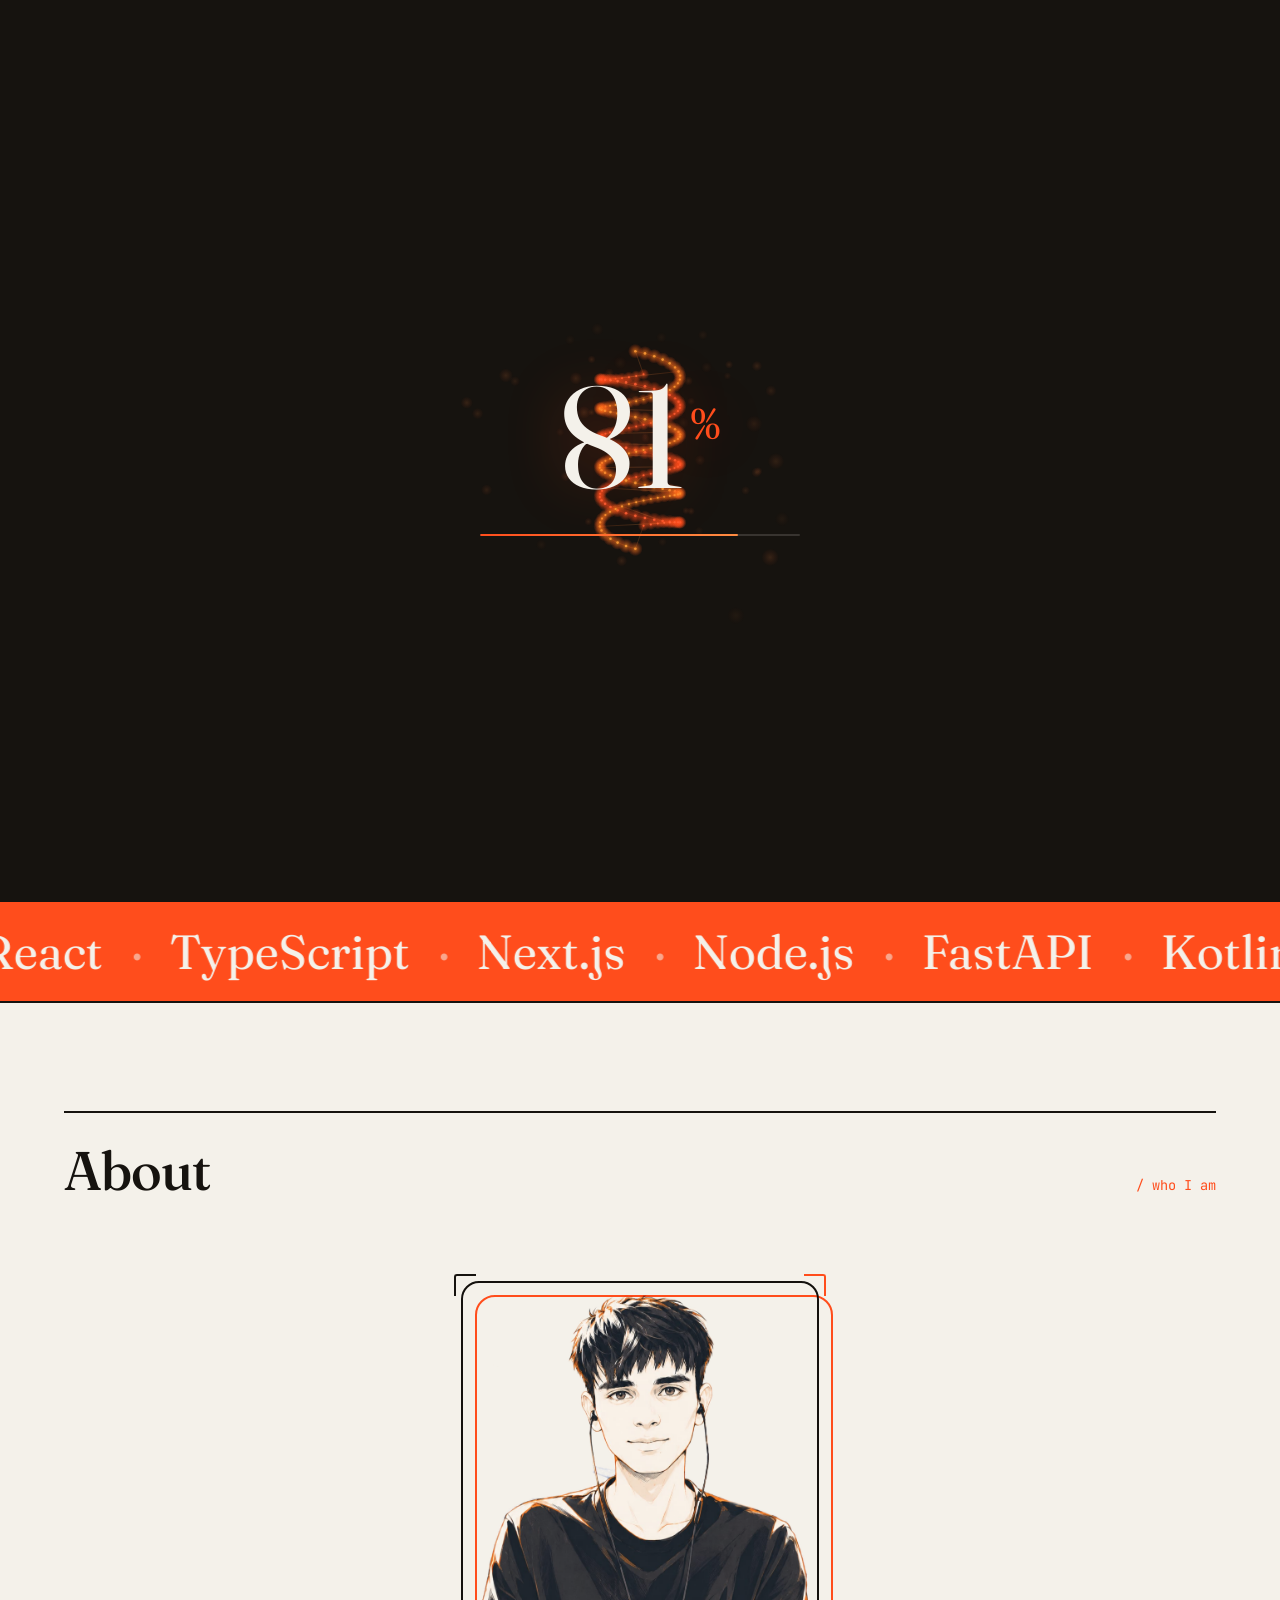
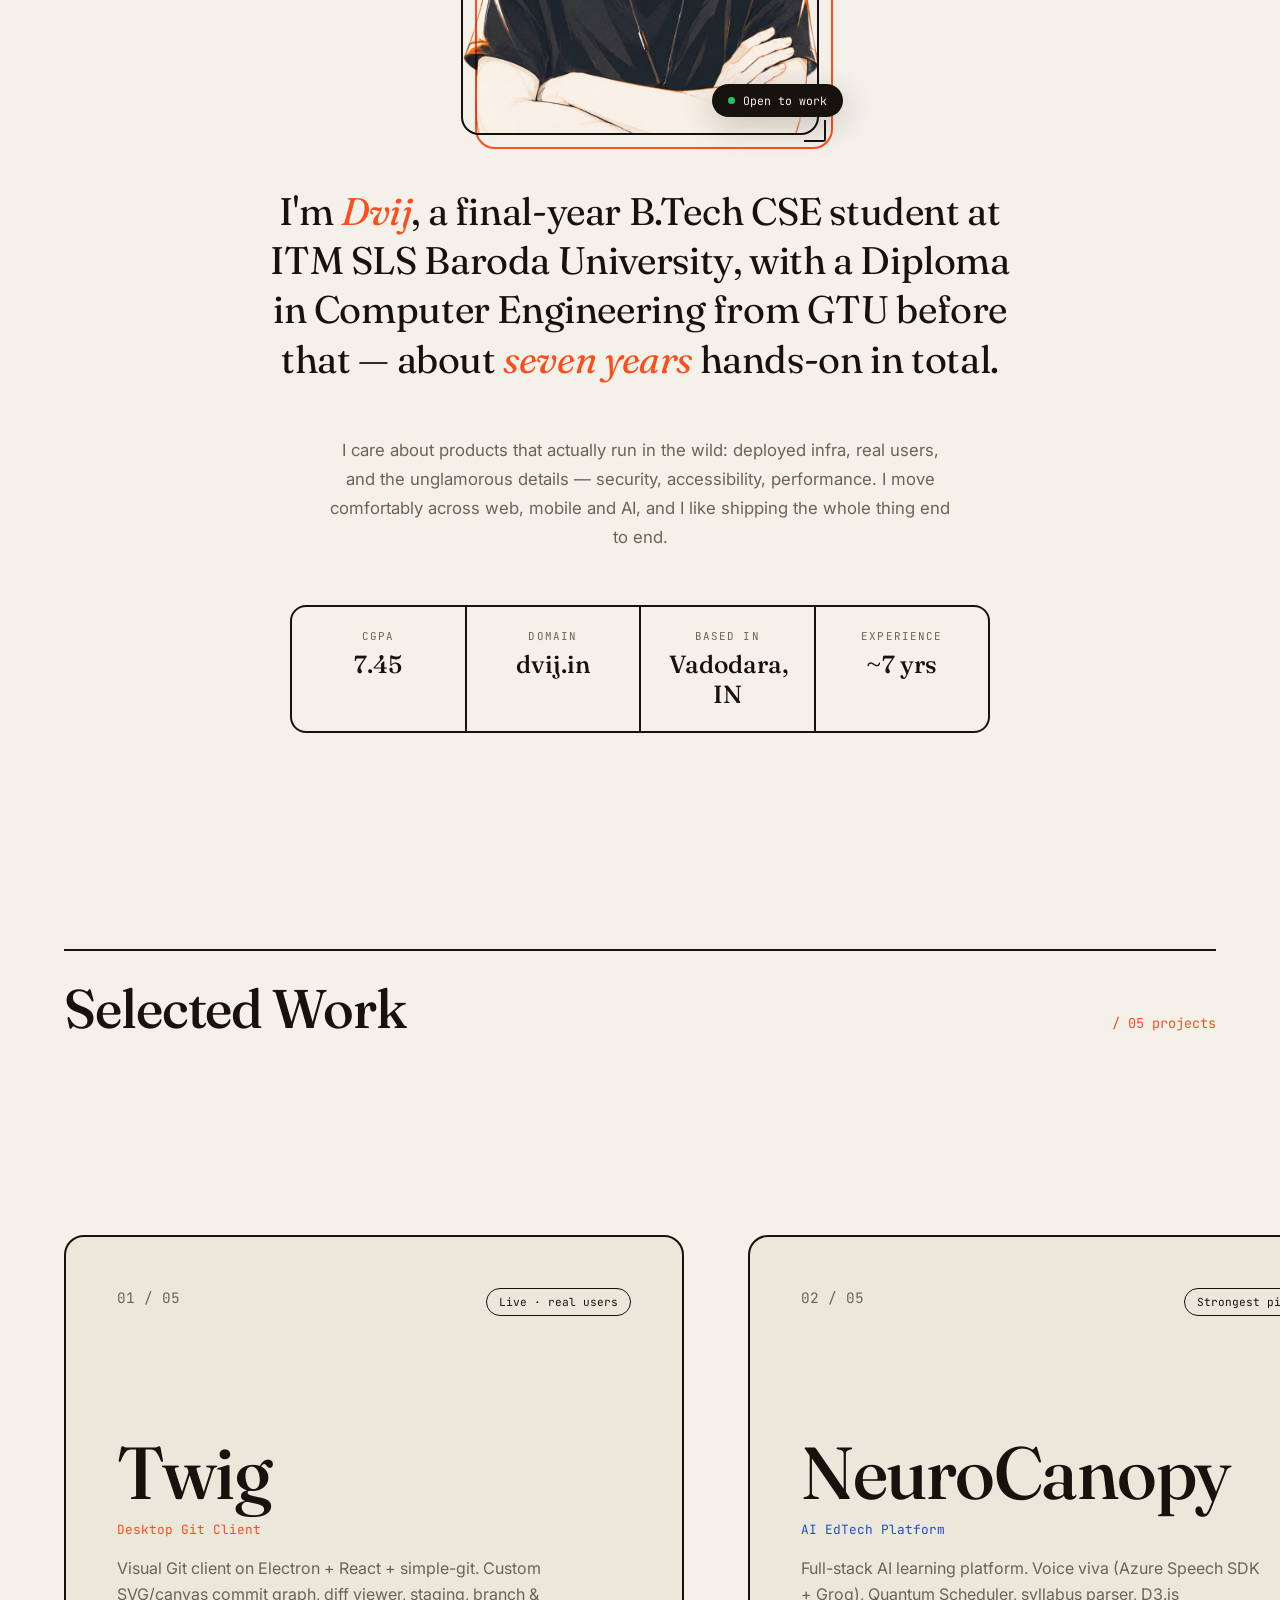
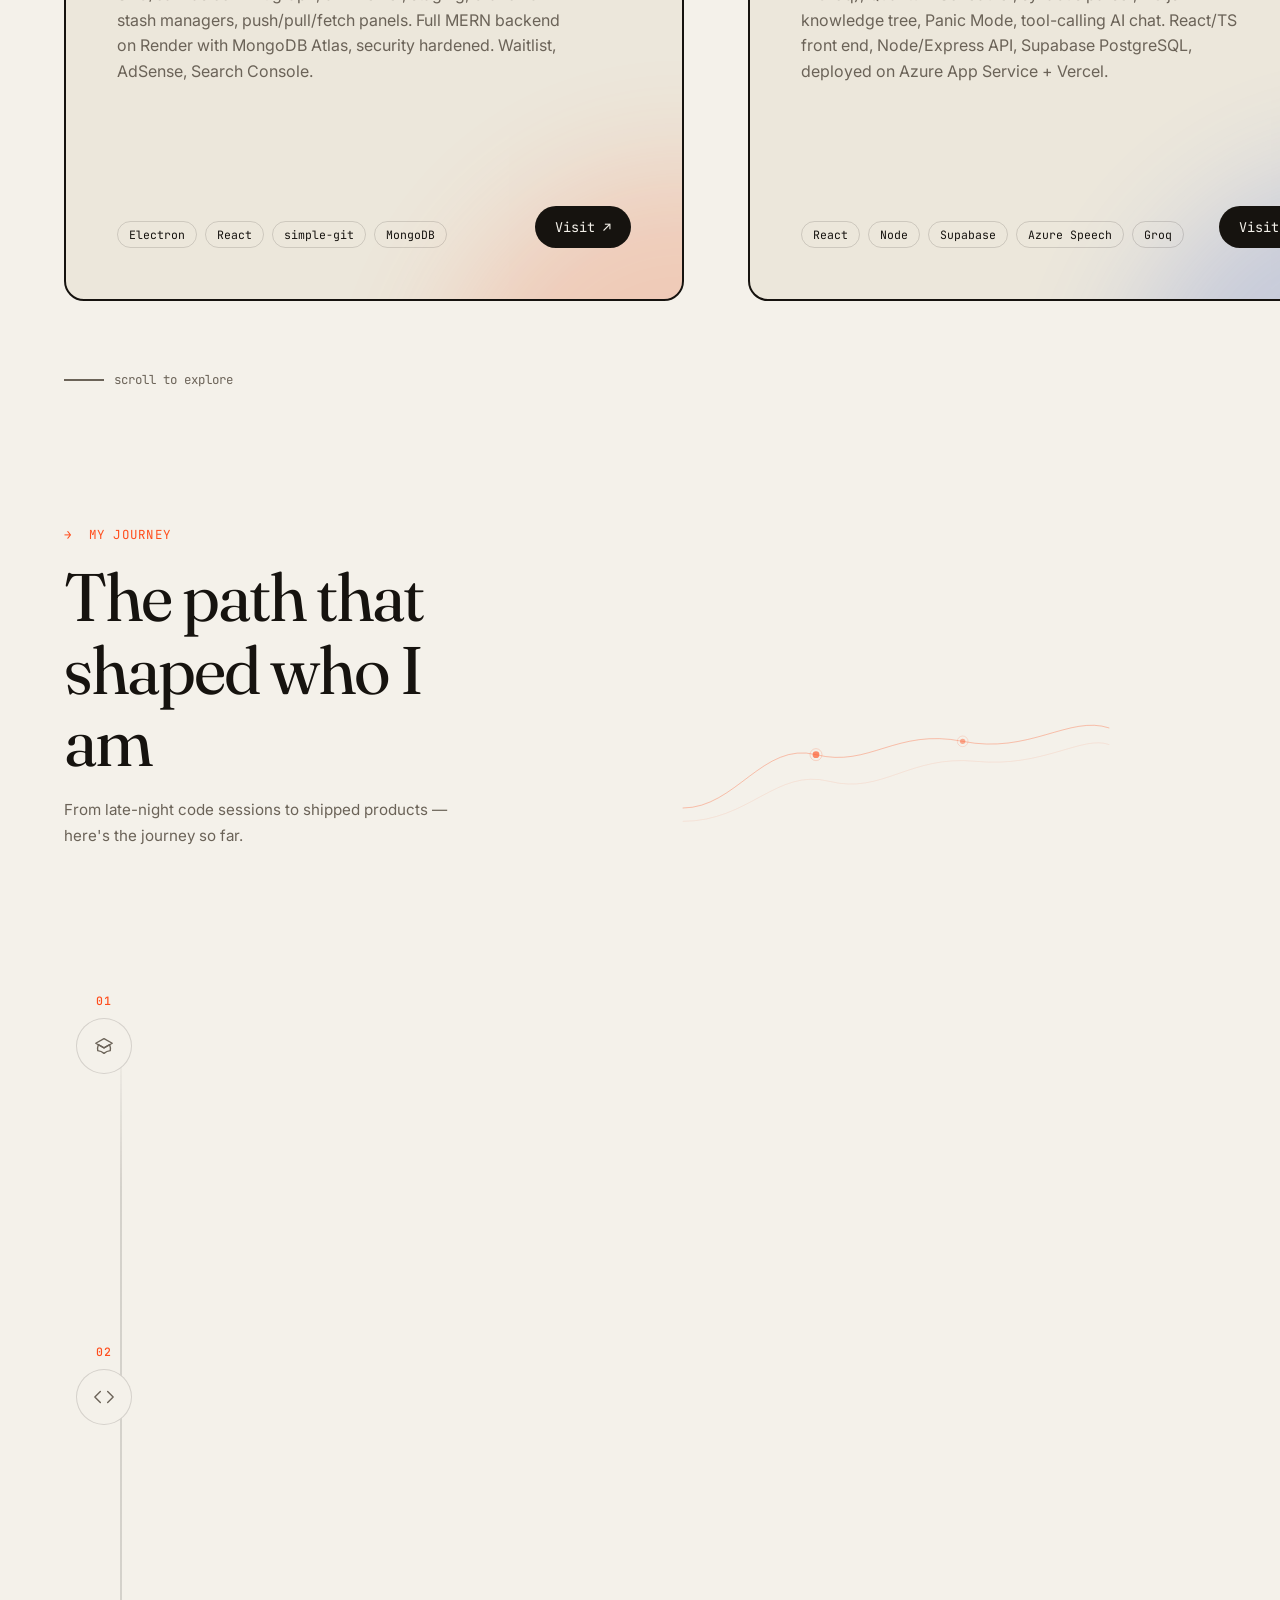
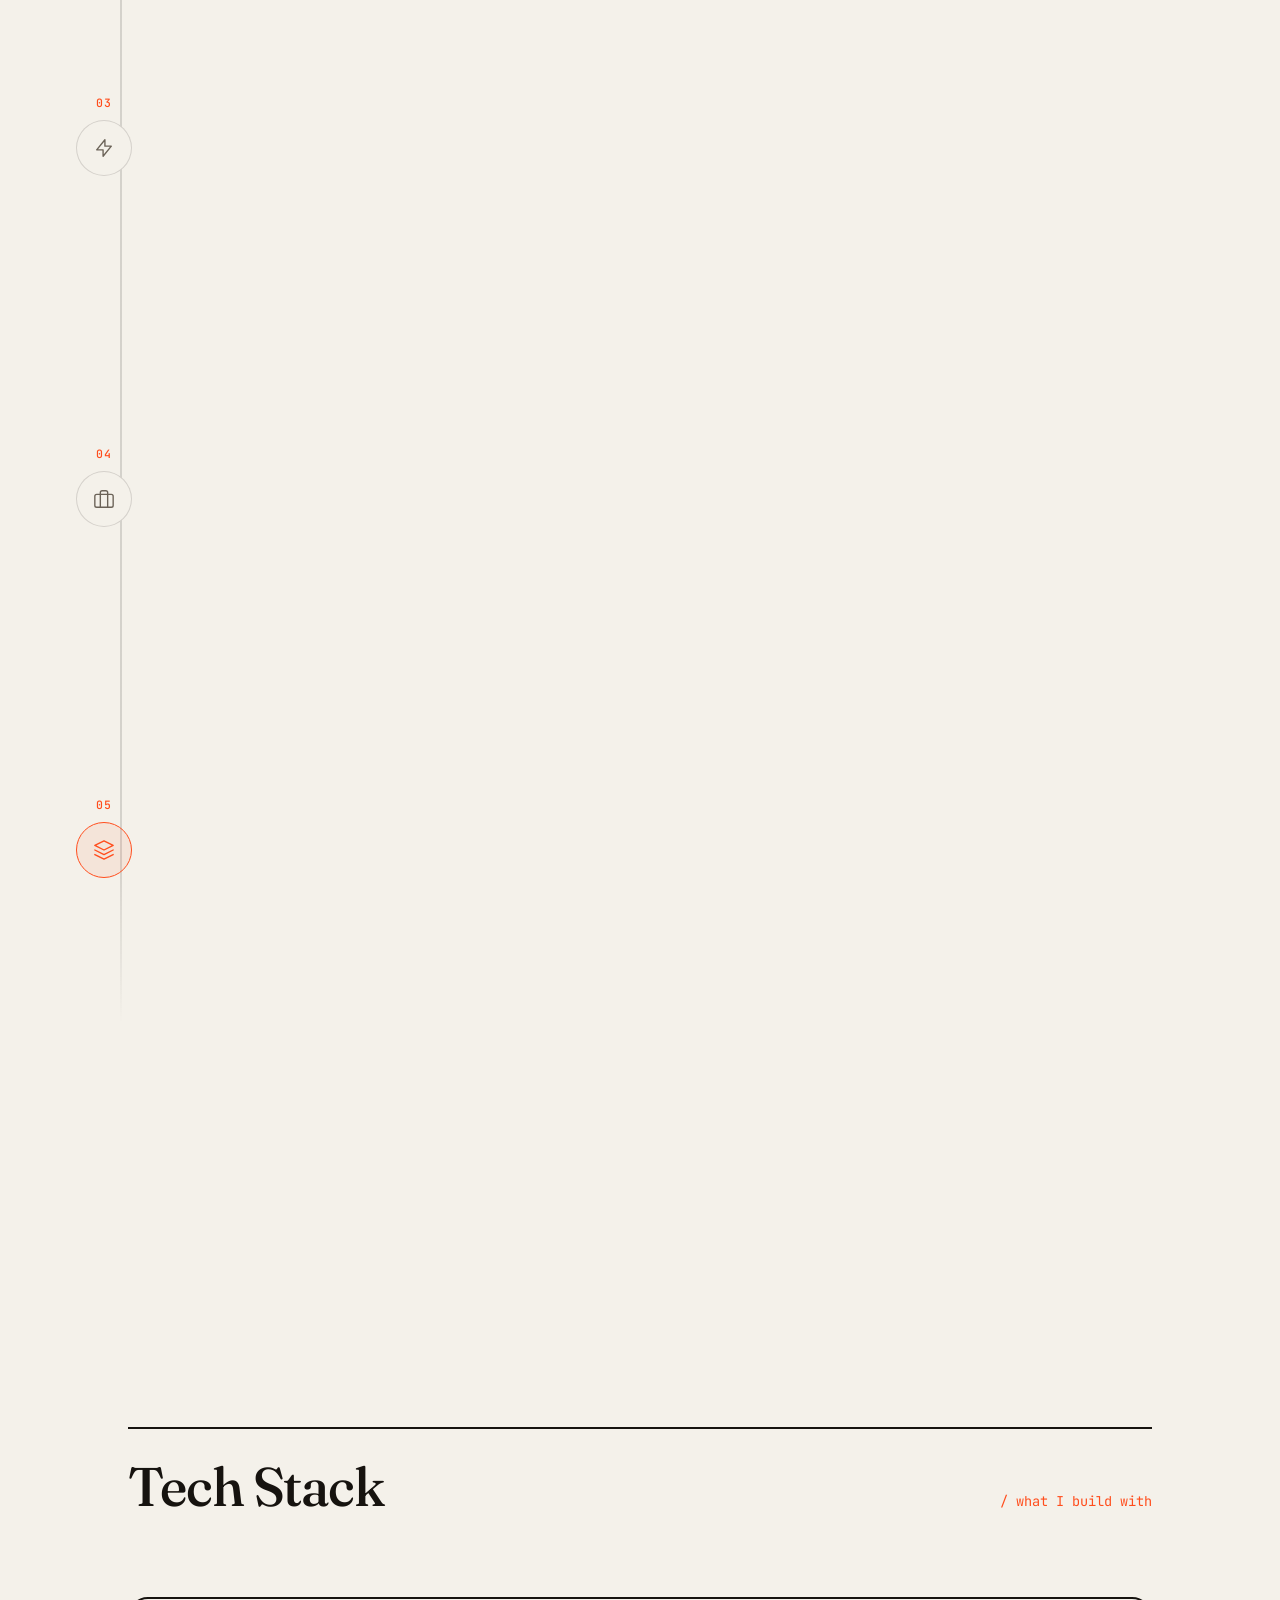
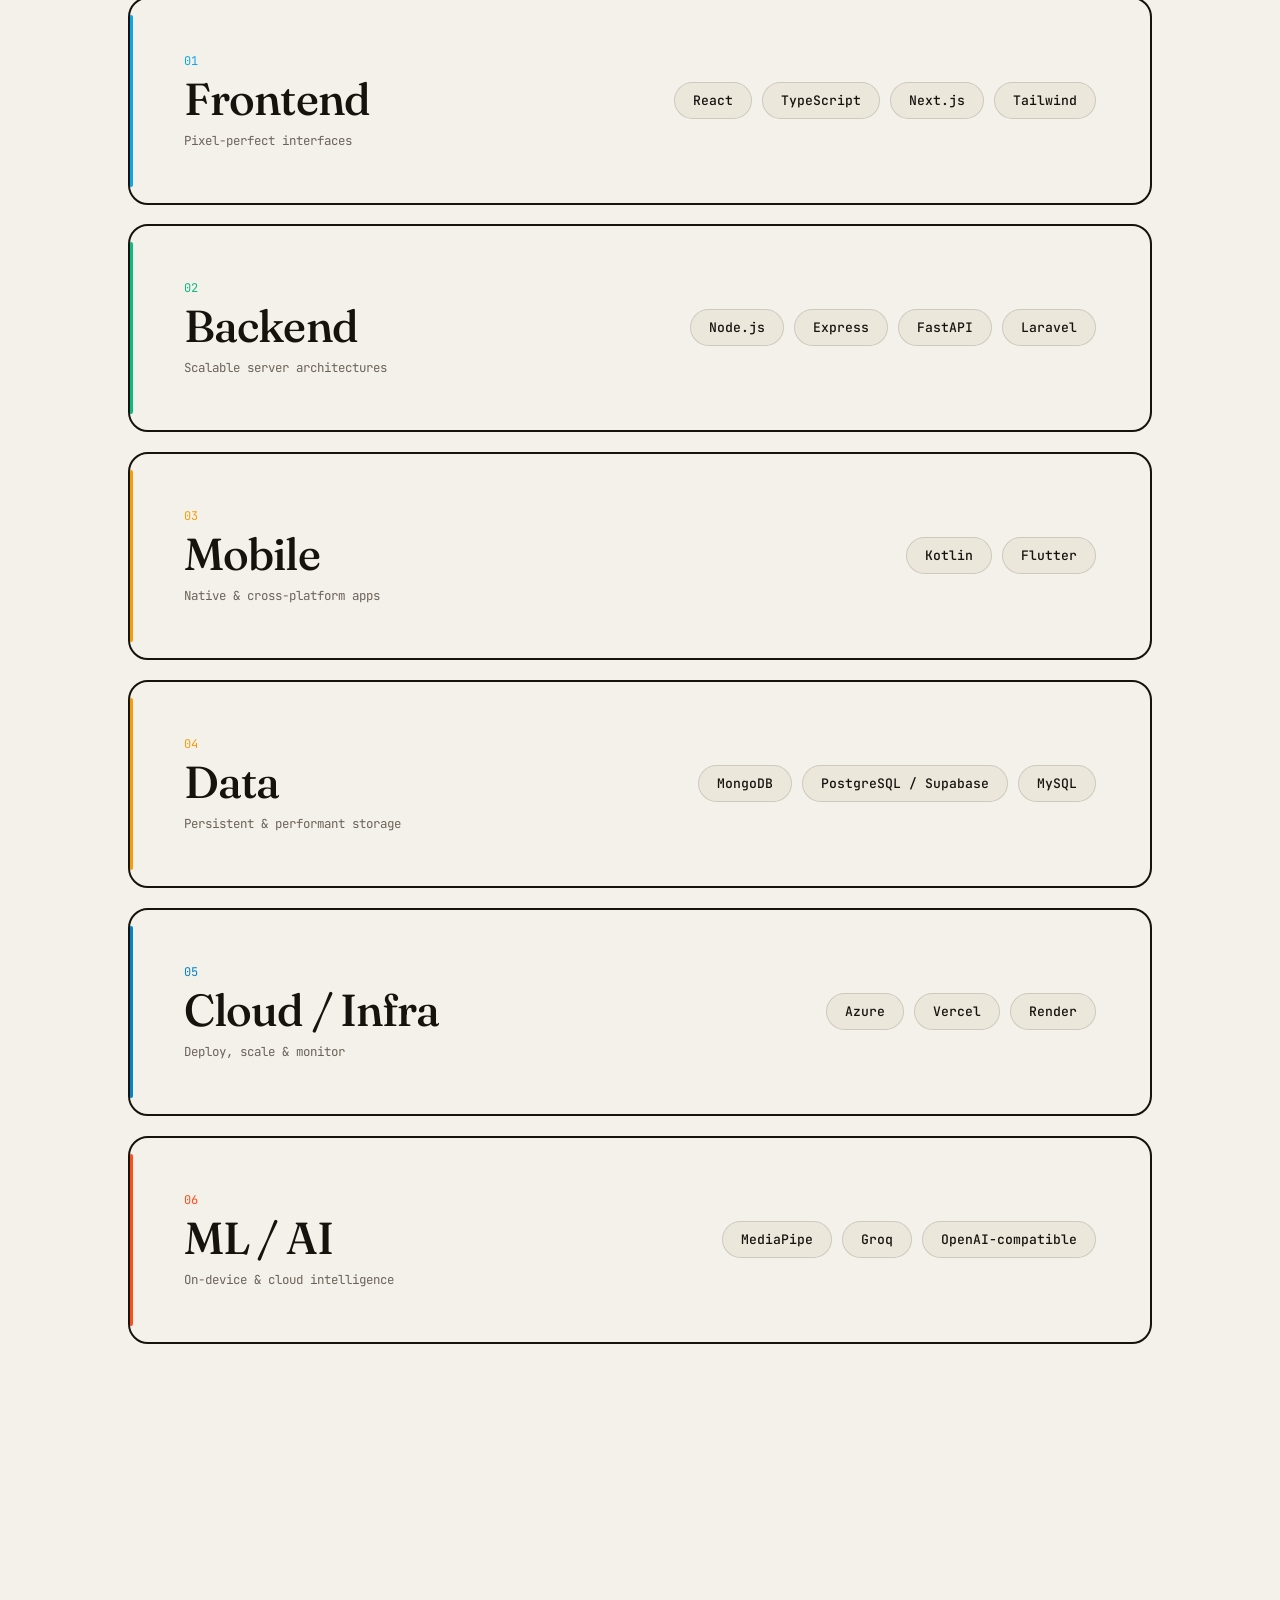
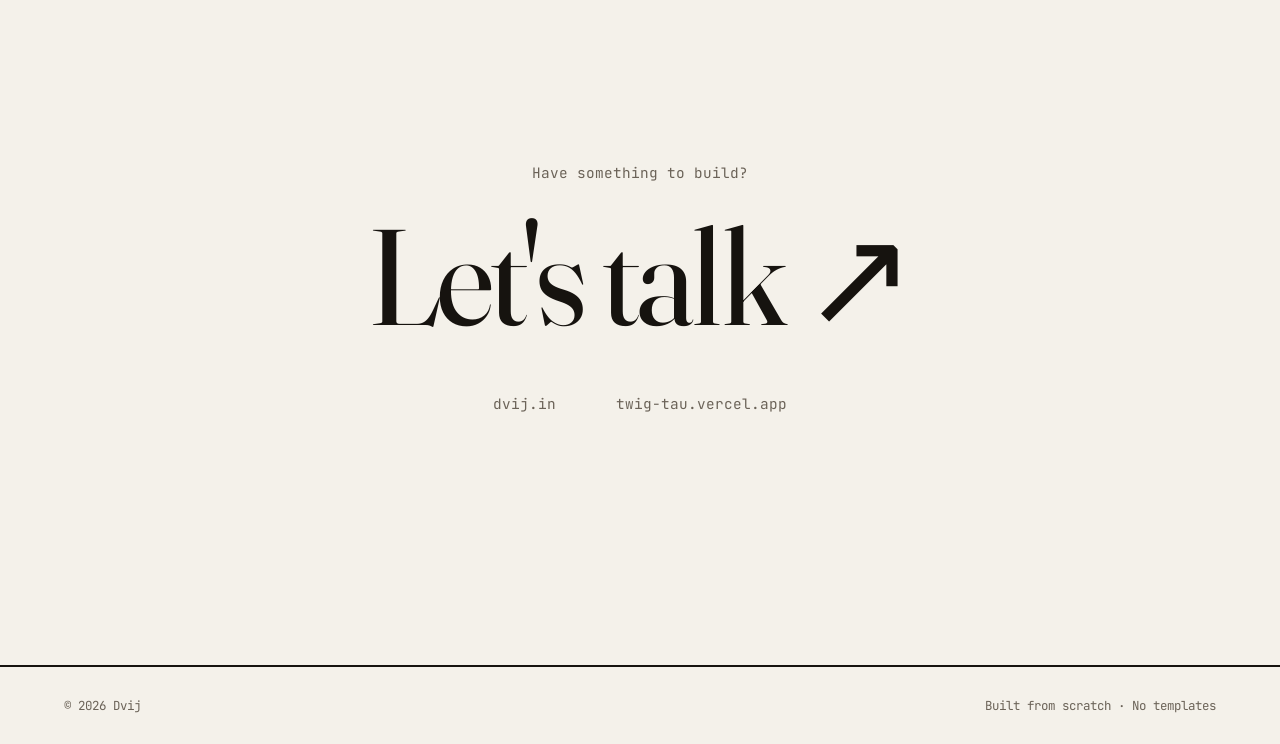
<file: index.html>
<!DOCTYPE html>
<html lang="en">
<head>
  <meta charset="UTF-8" />
  <meta name="viewport" content="width=device-width, initial-scale=1.0" />
  <title>Dvij — Software Engineer & Builder</title>
  <meta name="description" content="Dvij — B.Tech CSE. Full-stack, AI and mobile engineer. Building Twig, NeuroCanopy, OptiSync and more from Gujarat, India." />
  <meta property="og:title" content="Dvij — Software Engineer & Builder" />
  <meta property="og:description" content="Full-stack, AI and mobile engineer. Real shipped products." />
  <meta property="og:type" content="website" />
  <link rel="preconnect" href="https://fonts.googleapis.com" />
  <link rel="preconnect" href="https://fonts.gstatic.com" crossorigin />
  <link href="https://fonts.googleapis.com/css2?family=Fraunces:opsz,wght@9..144,400;9..144,500;9..144,600&family=Inter:wght@400;500;600&family=JetBrains+Mono:wght@400;500&display=swap" rel="stylesheet" />
  <link rel="stylesheet" href="styles.css" />
</head>
<body>
  <div class="cursor" data-cursor></div>
  <div class="cursor-dot" data-cursor-dot></div>

  <div class="loader" data-loader>
    <canvas id="loader-bg" data-loader-canvas></canvas>
    <div class="loader__content">
      <div class="loader__count"><span data-count>0</span><i>%</i></div>
      <div class="loader__bar"><span data-bar></span></div>
    </div>
  </div>

  <canvas id="bg" data-bg></canvas>
  <div class="scrollbar" data-scrollbar></div>
  <div class="counter" data-counter><span class="counter__dot"></span><b>00</b> / 05</div>

  <header class="nav" data-nav>
    <a href="#top" class="nav__brand" data-link>Dvij<span>.</span></a>
    <nav class="nav__links" data-nav-links>
      <a href="#about" data-link>About</a>
      <a href="#work" data-link>Work</a>
      <a href="#stack" data-link>Stack</a>
      <a href="#contact" class="nav__cta" data-link>Contact</a>
    </nav>
    <button class="nav__burger" data-burger aria-label="Toggle menu">
      <span></span><span></span><span></span>
    </button>
  </header>

  <main id="top">
    <section class="hero" data-section data-shape="0">
      <div class="hero__inner">
        <p class="hero__eyebrow" data-reveal><span>GUJARAT, INDIA</span> <span class="hero__eyebrow-sep">•</span> <span>B.TECH CSE</span> <span class="hero__eyebrow-sep">•</span> <span>FINAL YEAR</span></p>
        <h1 class="hero__title">
          <span class="line"><span class="word" data-word>Engineer</span></span>
          <span class="line"><span class="word" data-word>who</span> <span class="word" data-word><em>ships</em></span></span>
          <span class="line"><span class="word" data-word>real</span> <span class="word" data-word>products.</span></span>
        </h1>
        <div class="hero__meta">
          <p data-reveal>Full-stack engineer building AI-powered, accessible products that solve real problems.</p>
          <a href="#work" class="hero__scroll" data-link data-magnetic>
            <span>Explore Work</span>
            <svg viewBox="0 0 24 24" width="14" height="14"><path d="M5 12h14m0 0l-7-7m7 7l-7 7" stroke="currentColor" stroke-width="1.5" fill="none" stroke-linecap="round" stroke-linejoin="round"/></svg>
          </a>
        </div>
      </div>
      <div class="hero__years" data-reveal>~7<i>yrs</i><s>of building</s></div>
      <div class="hero__scroll-hint"><span class="hero__scroll-line"></span> Scroll to explore</div>
    </section>

    <section class="marquee" aria-hidden="true">
      <div class="marquee__track" data-marquee>
        <span>React</span><span>·</span><span>TypeScript</span><span>·</span><span>Next.js</span><span>·</span><span>Node.js</span><span>·</span><span>FastAPI</span><span>·</span><span>Kotlin</span><span>·</span><span>Flutter</span><span>·</span><span>PostgreSQL</span><span>·</span><span>Azure</span><span>·</span><span>Electron</span><span>·</span>
        <span>React</span><span>·</span><span>TypeScript</span><span>·</span><span>Next.js</span><span>·</span><span>Node.js</span><span>·</span><span>FastAPI</span><span>·</span><span>Kotlin</span><span>·</span><span>Flutter</span><span>·</span><span>PostgreSQL</span><span>·</span><span>Azure</span><span>·</span><span>Electron</span><span>·</span>
      </div>
    </section>

    <section class="about" id="about" data-section data-shape="0">
      <div class="section-head" data-reveal>
        <h2>About</h2>
        <span class="section-head__num">/ who I am</span>
      </div>
      <div class="about__center">

        <!-- Portrait — center stage -->
        <div class="about__portrait-wrap" data-about-portrait>
          <div class="about__portrait-frame">
            <img src="1781264268998.png" alt="Dvij" class="about__portrait-img" />
            <!-- floating badge -->
            <div class="about__badge" data-about-badge>
              <span class="about__badge-dot"></span>
              <span class="about__badge-text">Open to work</span>
            </div>
            <!-- accent corner marks -->
            <div class="about__corner about__corner--tl" aria-hidden="true"></div>
            <div class="about__corner about__corner--br" aria-hidden="true"></div>
            <div class="about__portrait-deco" aria-hidden="true"></div>
          </div>
        </div>

        <!-- Lead text -->
        <p class="about__lead" data-about-lead>I'm <em>Dvij</em>, a final-year B.Tech CSE student at ITM SLS Baroda University, with a Diploma in Computer Engineering from GTU before that — about <em>seven years</em> hands-on in total.</p>

        <!-- Bio -->
        <p class="about__bio" data-about-bio>I care about products that actually run in the wild: deployed infra, real users, and the unglamorous details — security, accessibility, performance. I move comfortably across web, mobile and AI, and I like shipping the whole thing end to end.</p>

        <!-- Stats -->
        <div class="about__facts" data-about-facts>
          <div><span>CGPA</span><strong>7.45</strong></div>
          <div class="about__facts-sep" aria-hidden="true"></div>
          <div><span>Domain</span><strong>dvij.in</strong></div>
          <div class="about__facts-sep" aria-hidden="true"></div>
          <div><span>Based in</span><strong>Vadodara, IN</strong></div>
          <div class="about__facts-sep" aria-hidden="true"></div>
          <div><span>Experience</span><strong>~7 yrs</strong></div>
        </div>

      </div>
    </section>

    <section class="work" id="work">
      <div class="section-head" data-reveal>
        <h2>Selected Work</h2>
        <span class="section-head__num">/ 05 projects</span>
      </div>
    </section>
    <div class="gallery" data-gallery>
      <div class="gallery__track" data-gallery-track>
        <article class="card" data-card data-shape="1" style="--card-accent:#ff4d1c">
          <div class="card__top"><span class="card__index">01 / 05</span><span class="card__badge">Live · real users</span></div>
          <div>
            <h3 class="card__title">Twig</h3>
            <p class="card__type">Desktop Git Client</p>
            <p class="card__desc">Visual Git client on Electron + React + simple-git. Custom SVG/canvas commit graph, diff viewer, staging, branch & stash managers, push/pull/fetch panels. Full MERN backend on Render with MongoDB Atlas, security hardened. Waitlist, AdSense, Search Console.</p>
          </div>
          <div class="card__foot">
            <div class="card__tags"><span>Electron</span><span>React</span><span>simple-git</span><span>MongoDB</span></div>
            <a class="card__link" href="https://twig-tau.vercel.app" target="_blank" rel="noopener" data-link data-magnetic>Visit ↗</a>
          </div>
        </article>

        <article class="card" data-card data-shape="2" style="--card-accent:#1e4dd8">
          <div class="card__top"><span class="card__index">02 / 05</span><span class="card__badge">Strongest piece</span></div>
          <div>
            <h3 class="card__title">NeuroCanopy</h3>
            <p class="card__type">AI EdTech Platform</p>
            <p class="card__desc">Full-stack AI learning platform. Voice viva (Azure Speech SDK + Groq), Quantum Scheduler, syllabus parser, D3.js knowledge tree, Panic Mode, tool-calling AI chat. React/TS front end, Node/Express API, Supabase PostgreSQL, deployed on Azure App Service + Vercel.</p>
          </div>
          <div class="card__foot">
            <div class="card__tags"><span>React</span><span>Node</span><span>Supabase</span><span>Azure Speech</span><span>Groq</span></div>
            <a class="card__link" href="https://dvij.in" target="_blank" rel="noopener" data-link data-magnetic>Visit ↗</a>
          </div>
        </article>

        <article class="card" data-card data-shape="3" style="--card-accent:#0f9d6b">
          <div class="card__top"><span class="card__index">03 / 05</span><span class="card__badge">Polishing</span></div>
          <div>
            <h3 class="card__title">OptiSync</h3>
            <p class="card__type">Eye-Tracking Accessibility App</p>
            <p class="card__desc">Hands-free Android control. MediaPipe Face Mesh + CameraX drive a cursor with nose tracking; blink, wink, eyebrow and mouth gestures fire system actions via an AccessibilityService. Niche, on-device ML accessibility.</p>
          </div>
          <div class="card__foot">
            <div class="card__tags"><span>Kotlin</span><span>MediaPipe</span><span>CameraX</span><span>Accessibility</span></div>
            <span class="card__link card__link--soon" data-magnetic>Soon</span>
          </div>
        </article>

        <article class="card" data-card data-shape="4" style="--card-accent:#e0a400">
          <div class="card__top"><span class="card__index">04 / 05</span><span class="card__badge">Play Store ready</span></div>
          <div>
            <h3 class="card__title">Interview Ace</h3>
            <p class="card__type">AI Interview Prep</p>
            <p class="card__desc">Cross-platform Flutter app powered by Groq. AI mock interviews, company-specific question banks, answer evaluation, resume review with PDF extraction, weak-area detection and result sharing.</p>
          </div>
          <div class="card__foot">
            <div class="card__tags"><span>Flutter</span><span>Groq</span><span>Dart</span></div>
            <span class="card__link card__link--soon" data-magnetic>Soon</span>
          </div>
        </article>

        <article class="card" data-card data-shape="5" style="--card-accent:#c8431f">
          <div class="card__top"><span class="card__index">05 / 05</span><span class="card__badge">pip install</span></div>
          <div>
            <h3 class="card__title">winfix</h3>
            <p class="card__type">Windows CLI Toolkit</p>
            <p class="card__desc">A focused Python CLI with ~18 commands for everyday Windows pain points — freeing ports, killing file locks, RAM cleanup, network and startup fixes. A dev tool devs actually want.</p>
          </div>
          <div class="card__foot">
            <div class="card__tags"><span>Python</span><span>CLI</span><span>pip</span></div>
            <span class="card__link card__link--soon" data-magnetic>Soon</span>
          </div>
        </article>
      </div>
      <div class="gallery__hint"><span></span> scroll to explore</div>
    </div>


    <!-- JOURNEY — Editorial milestone cards -->
    <section class="journey" id="journey" data-section>

      <!-- Section header -->
      <div class="journey__header" data-reveal>
        <div class="journey__header-left">
          <p class="journey__eyebrow">→ &nbsp;MY JOURNEY</p>
          <h2 class="journey__headline">The path that<br>shaped who I am</h2>
          <p class="journey__subline">From late-night code sessions to shipped products —<br>here's the journey so far.</p>
        </div>
        <!-- SVG ribbon decoration -->
        <svg class="journey__ribbon" viewBox="0 0 640 240" fill="none" xmlns="http://www.w3.org/2000/svg" aria-hidden="true">
          <path d="M 0 180 C 80 180 120 80 200 100 C 280 120 320 60 420 80 C 520 100 580 40 640 60" stroke="#ff4d1c" stroke-width="1.5" stroke-opacity="0.35" fill="none"/>
          <path d="M 0 200 C 100 200 140 120 220 140 C 300 160 340 100 440 110 C 540 120 600 70 640 85" stroke="#ff4d1c" stroke-width="0.8" stroke-opacity="0.18" fill="none"/>
          <circle cx="200" cy="100" r="5" fill="#ff4d1c" fill-opacity="0.7"/>
          <circle cx="200" cy="100" r="9" fill="none" stroke="#ff4d1c" stroke-width="1" stroke-opacity="0.3"/>
          <circle cx="420" cy="80" r="4" fill="#ff4d1c" fill-opacity="0.5"/>
          <circle cx="420" cy="80" r="8" fill="none" stroke="#ff4d1c" stroke-width="1" stroke-opacity="0.25"/>
        </svg>
      </div>

      <!-- Milestone cards -->
      <div class="journey__milestones">

        <!-- 01 -->
        <div class="journey__milestone" data-milestone>
          <div class="journey__milestone-left">
            <span class="journey__num">01</span>
            <div class="journey__icon-circle">
              <svg viewBox="0 0 24 24" fill="none" stroke="currentColor" stroke-width="1.5" stroke-linecap="round" stroke-linejoin="round"><path d="M12 14l9-5-9-5-9 5 9 5z"/><path d="M12 14l6.16-3.422a12.083 12.083 0 01.665 6.479A11.952 11.952 0 0012 20.055a11.952 11.952 0 00-6.824-2.998 12.078 12.078 0 01.665-6.479L12 14z"/></svg>
            </div>
          </div>
          <div class="journey__milestone-card" data-milestone-card>
            <div class="journey__milestone-meta">
              <span class="journey__period">2017 – 2019</span>
              <span class="journey__era-pill journey__era-pill--foundation">FOUNDATION</span>
            </div>
            <h3 class="journey__milestone-title">Diploma in Computer Engineering</h3>
            <p class="journey__milestone-body">GTU. Built the foundation — C, Java, databases, networking — and started shipping projects early. Real constraints, real learning.</p>
            <div class="journey__milestone-tags">
              <span>C</span><span>Java</span><span>DBMS</span><span>Networking</span>
            </div>
          </div>
        </div>

        <!-- 02 -->
        <div class="journey__milestone" data-milestone>
          <div class="journey__milestone-left">
            <span class="journey__num">02</span>
            <div class="journey__icon-circle">
              <svg viewBox="0 0 24 24" fill="none" stroke="currentColor" stroke-width="1.5" stroke-linecap="round" stroke-linejoin="round"><polyline points="16 18 22 12 16 6"/><polyline points="8 6 2 12 8 18"/></svg>
            </div>
          </div>
          <div class="journey__milestone-card" data-milestone-card>
            <div class="journey__milestone-meta">
              <span class="journey__period">2019 – 2021</span>
              <span class="journey__era-pill journey__era-pill--building">BUILDING</span>
            </div>
            <h3 class="journey__milestone-title">Became a Full-Stack Developer</h3>
            <p class="journey__milestone-body">Explored MERN stack, built real-world apps, and learned to ship features users love.</p>
            <div class="journey__milestone-tags">
              <span>React</span><span>Node.js</span><span>MongoDB</span><span>Express</span>
            </div>
          </div>
        </div>

        <!-- 03 -->
        <div class="journey__milestone" data-milestone>
          <div class="journey__milestone-left">
            <span class="journey__num">03</span>
            <div class="journey__icon-circle">
              <svg viewBox="0 0 24 24" fill="none" stroke="currentColor" stroke-width="1.5" stroke-linecap="round" stroke-linejoin="round"><path d="M13 10V3L4 14h7v7l9-11h-7z"/></svg>
            </div>
          </div>
          <div class="journey__milestone-card" data-milestone-card>
            <div class="journey__milestone-meta">
              <span class="journey__period">2021 – Now</span>
              <span class="journey__era-pill journey__era-pill--shipping">SHIPPING</span>
            </div>
            <h3 class="journey__milestone-title">Shipping Across Every Stack</h3>
            <p class="journey__milestone-body">From mobile to backend to AI tools — I love turning ideas into products that make an impact.</p>
            <div class="journey__milestone-tags">
              <span>Flutter</span><span>Unity</span><span>ML</span><span>Cloud</span>
            </div>
          </div>
        </div>

        <!-- 04 -->
        <div class="journey__milestone" data-milestone>
          <div class="journey__milestone-left">
            <span class="journey__num">04</span>
            <div class="journey__icon-circle">
              <svg viewBox="0 0 24 24" fill="none" stroke="currentColor" stroke-width="1.5" stroke-linecap="round" stroke-linejoin="round"><rect x="2" y="7" width="20" height="14" rx="2" ry="2"/><path d="M16 21V5a2 2 0 00-2-2h-4a2 2 0 00-2 2v16"/></svg>
            </div>
          </div>
          <div class="journey__milestone-card" data-milestone-card>
            <div class="journey__milestone-meta">
              <span class="journey__period">2023</span>
              <span class="journey__era-pill journey__era-pill--industry">INDUSTRY</span>
            </div>
            <h3 class="journey__milestone-title">Freelance + Internship</h3>
            <p class="journey__milestone-body">BrainyBeam internship. Real client work with JSK Enterprises. Shipped under pressure, managed stakeholders, owned products end to end.</p>
            <div class="journey__milestone-tags">
              <span>BrainyBeam</span><span>JSK Enterprises</span><span>Client Work</span>
            </div>
          </div>
        </div>

        <!-- 05 -->
        <div class="journey__milestone" data-milestone>
          <div class="journey__milestone-left">
            <span class="journey__num">05</span>
            <div class="journey__icon-circle journey__icon-circle--now">
              <svg viewBox="0 0 24 24" fill="none" stroke="currentColor" stroke-width="1.5" stroke-linecap="round" stroke-linejoin="round"><path d="M12 2L2 7l10 5 10-5-10-5zM2 17l10 5 10-5M2 12l10 5 10-5"/></svg>
            </div>
          </div>
          <div class="journey__milestone-card" data-milestone-card>
            <div class="journey__milestone-meta">
              <span class="journey__period">Now</span>
              <span class="journey__era-pill journey__era-pill--now">PRESENT</span>
            </div>
            <h3 class="journey__milestone-title">Building products people actually use.</h3>
            <p class="journey__milestone-body">NeuroCanopy and Twig — real users, real infra. Sharpening DSA fundamentals for placements. Turning 7 years of breadth into depth that compounds.</p>
            <div class="journey__milestone-tags">
              <span>NeuroCanopy</span><span>Twig</span><span>DSA</span><span>Placements</span>
            </div>
          </div>
        </div>

      </div>
    </section>


    <section class="stack" id="stack" data-section data-shape="0">



    <section class="stack" id="stack" data-section data-shape="0">


      <div class="section-head" data-reveal>
        <h2>Tech Stack</h2>
        <span class="section-head__num">/ what I build with</span>
      </div>
      <div class="stack-cards" data-stack-cards>
        <div class="stack-card" data-stack-card style="--sc-from:#0ea5e9;--sc-to:#3b82f6;--i:0">
          <div class="stack-card__orb" aria-hidden="true"></div>
          <div class="stack-card__inner">
            <div class="stack-card__header">
              <span class="stack-card__no">01</span>
              <h3 class="stack-card__title">Frontend</h3>
              <p class="stack-card__sub">Pixel-perfect interfaces</p>
            </div>
            <div class="stack-card__pills">
              <span>React</span><span>TypeScript</span><span>Next.js</span><span>Tailwind</span>
            </div>
          </div>
        </div>

        <div class="stack-card" data-stack-card style="--sc-from:#10b981;--sc-to:#14b8a6;--i:1">
          <div class="stack-card__orb" aria-hidden="true"></div>
          <div class="stack-card__inner">
            <div class="stack-card__header">
              <span class="stack-card__no">02</span>
              <h3 class="stack-card__title">Backend</h3>
              <p class="stack-card__sub">Scalable server architectures</p>
            </div>
            <div class="stack-card__pills">
              <span>Node.js</span><span>Express</span><span>FastAPI</span><span>Laravel</span>
            </div>
          </div>
        </div>

        <div class="stack-card" data-stack-card style="--sc-from:#f59e0b;--sc-to:#d97706;--i:2">
          <div class="stack-card__orb" aria-hidden="true"></div>
          <div class="stack-card__inner">
            <div class="stack-card__header">
              <span class="stack-card__no">03</span>
              <h3 class="stack-card__title">Mobile</h3>
              <p class="stack-card__sub">Native & cross-platform apps</p>
            </div>
            <div class="stack-card__pills">
              <span>Kotlin</span><span>Flutter</span>
            </div>
          </div>
        </div>

        <div class="stack-card" data-stack-card style="--sc-from:#f59e0b;--sc-to:#f97316;--i:3">
          <div class="stack-card__orb" aria-hidden="true"></div>
          <div class="stack-card__inner">
            <div class="stack-card__header">
              <span class="stack-card__no">04</span>
              <h3 class="stack-card__title">Data</h3>
              <p class="stack-card__sub">Persistent & performant storage</p>
            </div>
            <div class="stack-card__pills">
              <span>MongoDB</span><span>PostgreSQL / Supabase</span><span>MySQL</span>
            </div>
          </div>
        </div>

        <div class="stack-card" data-stack-card style="--sc-from:#0284c7;--sc-to:#38bdf8;--i:4">
          <div class="stack-card__orb" aria-hidden="true"></div>
          <div class="stack-card__inner">
            <div class="stack-card__header">
              <span class="stack-card__no">05</span>
              <h3 class="stack-card__title">Cloud / Infra</h3>
              <p class="stack-card__sub">Deploy, scale & monitor</p>
            </div>
            <div class="stack-card__pills">
              <span>Azure</span><span>Vercel</span><span>Render</span>
            </div>
          </div>
        </div>

        <div class="stack-card" data-stack-card style="--sc-from:#ff4d1c;--sc-to:#ff8c42;--i:5">
          <div class="stack-card__orb" aria-hidden="true"></div>
          <div class="stack-card__inner">
            <div class="stack-card__header">
              <span class="stack-card__no">06</span>
              <h3 class="stack-card__title">ML / AI</h3>
              <p class="stack-card__sub">On-device & cloud intelligence</p>
            </div>
            <div class="stack-card__pills">
              <span>MediaPipe</span><span>Groq</span><span>OpenAI-compatible</span>
            </div>
          </div>
        </div>
      </div>
    </section>

    <section class="contact" id="contact" data-section data-shape="0">
      <p class="contact__eyebrow" data-reveal>Have something to build?</p>
      <a href="https://dvij.in" target="_blank" rel="noopener" class="contact__big" data-magnetic data-link>Let's talk ↗</a>
      <div class="contact__row">
        <a href="https://dvij.in" target="_blank" rel="noopener" data-link>dvij.in</a>
        <a href="https://twig-tau.vercel.app" target="_blank" rel="noopener" data-link>twig-tau.vercel.app</a>
      </div>
    </section>
  </main>

  <footer class="footer">
    <span>© <span data-year></span> Dvij</span>
    <span>Built from scratch · No templates</span>
  </footer>

  <!-- All dependencies served locally — no CDN dependency -->
  <script src="lenis.min.js"></script>
  <script src="gsap.min.js"></script>
  <script src="ScrollTrigger.min.js"></script>
  <!-- Three.js — local, exposes window.THREE for particle morph system -->
  <script src="three.min.js"></script>
  <script src="main.js" defer></script>

</body>
</html>
</file>
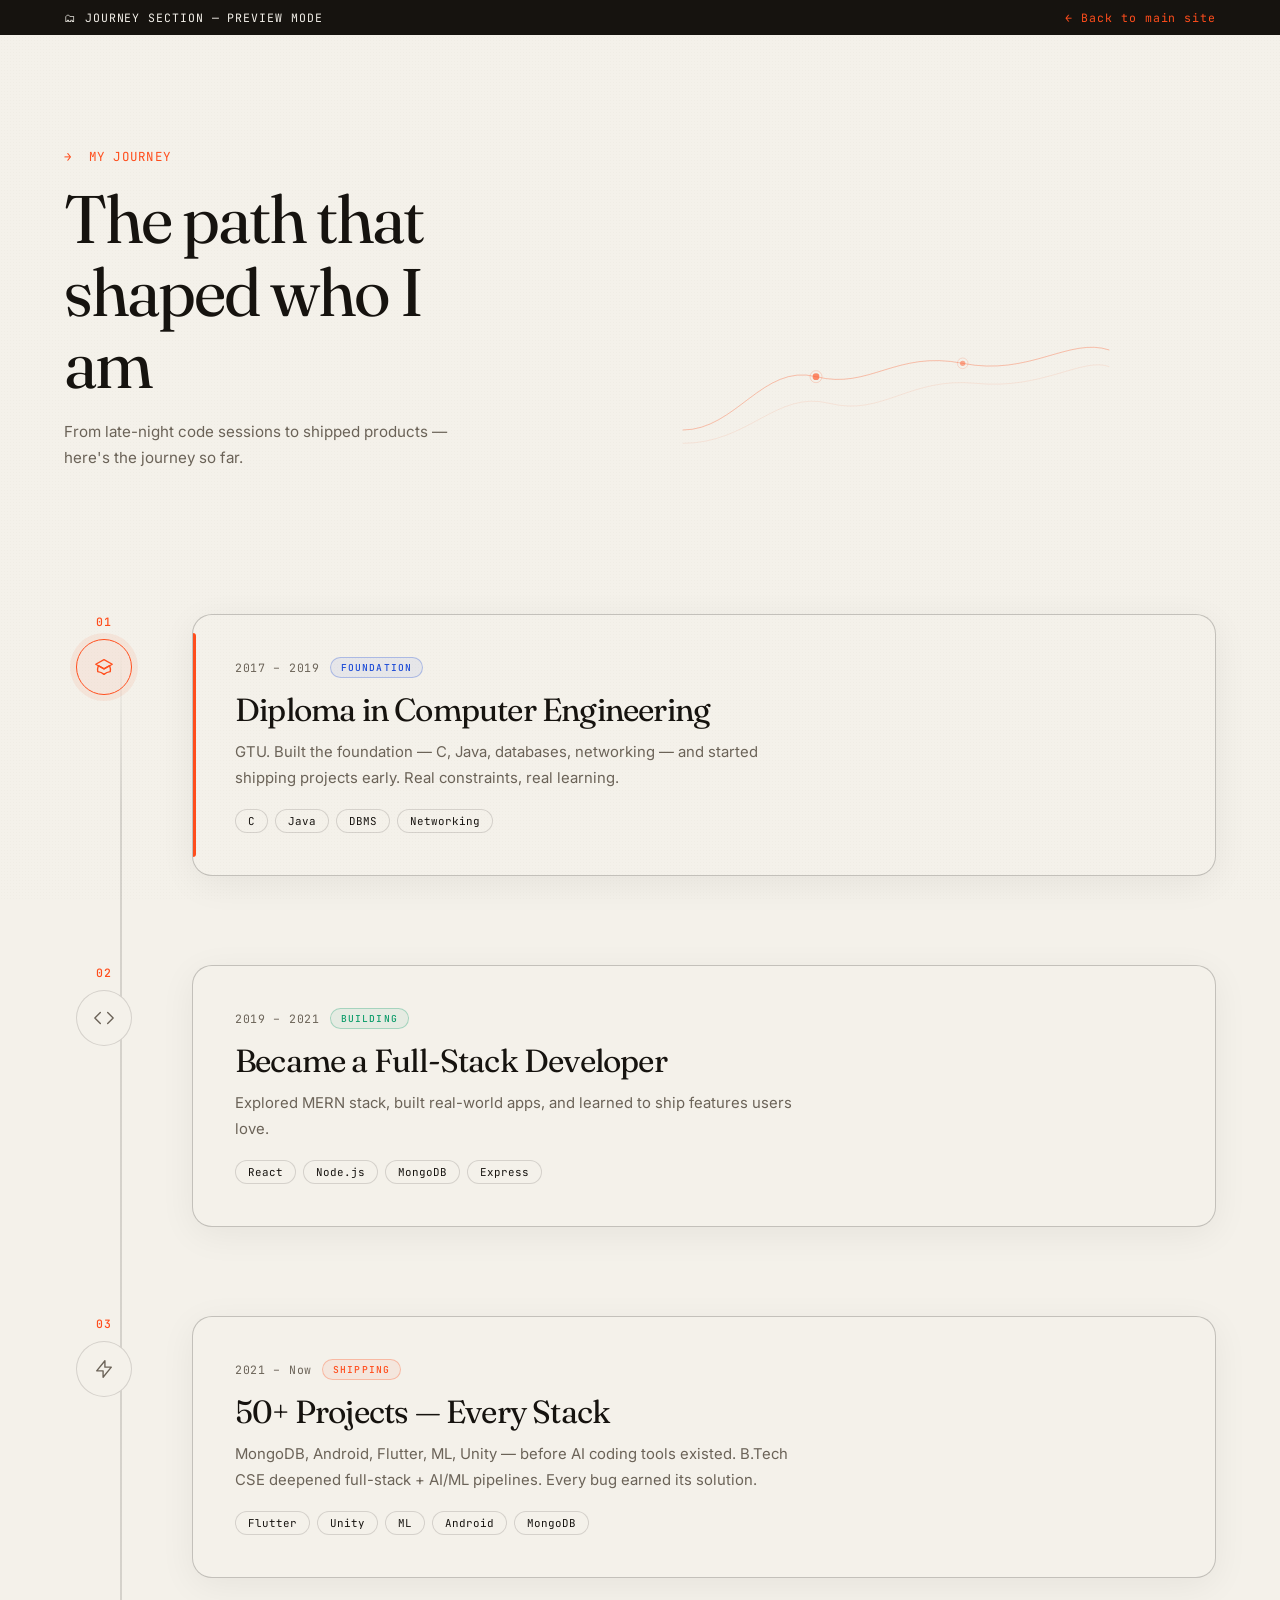
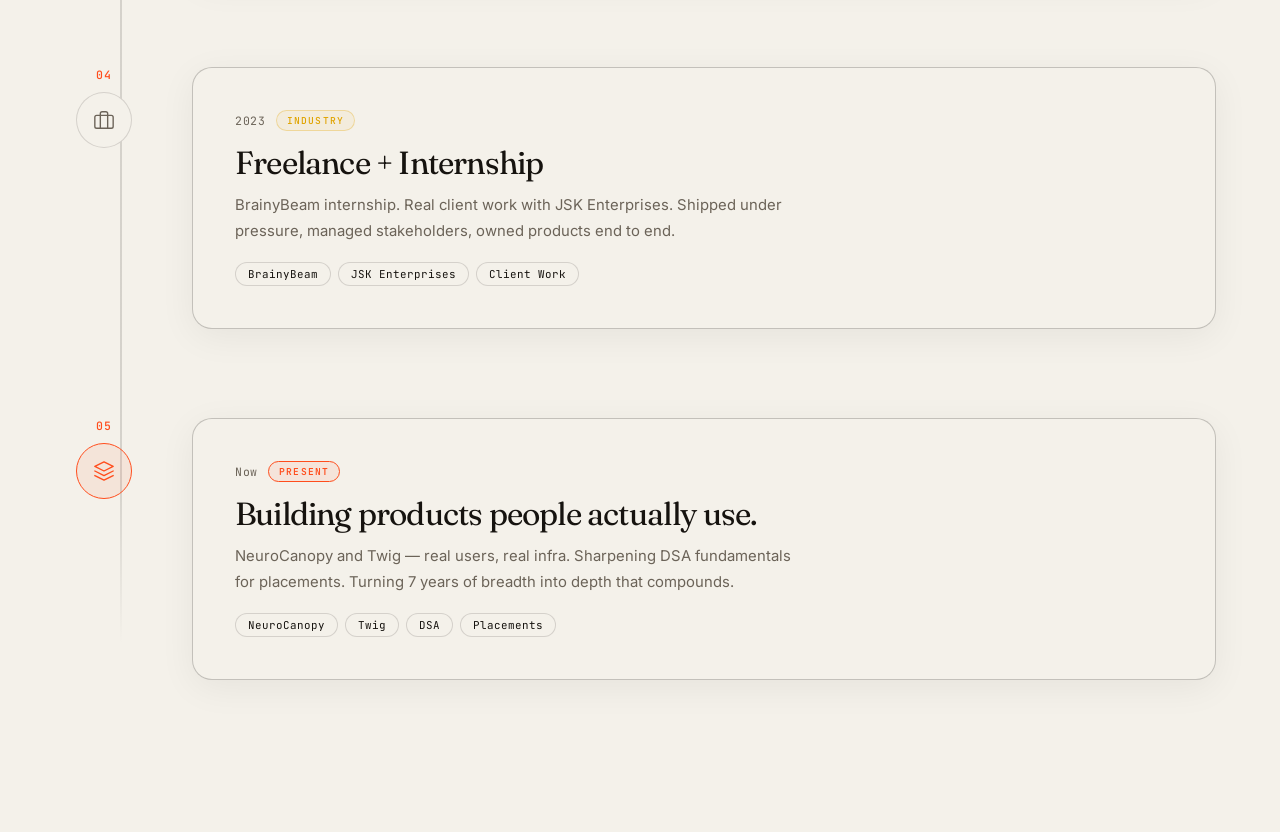
<file: journey-preview.html>
<!DOCTYPE html>
<html lang="en">
<head>
  <meta charset="UTF-8">
  <meta name="viewport" content="width=device-width, initial-scale=1.0">
  <title>Journey Section — Preview</title>

  <!-- Same fonts as main site -->
  <link rel="preconnect" href="https://fonts.googleapis.com">
  <link rel="preconnect" href="https://fonts.gstatic.com" crossorigin>
  <link href="https://fonts.googleapis.com/css2?family=Fraunces:ital,opsz,wght@0,9..144,300..900;1,9..144,300..900&family=Inter:wght@400;500;600&family=JetBrains+Mono:wght@400;500&display=swap" rel="stylesheet">

  <link rel="stylesheet" href="styles.css">

  <style>
    /* Preview-only overrides */
    body {
      cursor: auto !important;
      padding-top: 0;
    }
    .preview-bar {
      position: fixed;
      top: 0;
      left: 0;
      right: 0;
      z-index: 9999;
      background: var(--ink);
      color: var(--paper);
      font-family: var(--mono);
      font-size: .72rem;
      padding: 10px clamp(20px,5vw,64px);
      display: flex;
      align-items: center;
      justify-content: space-between;
      letter-spacing: .08em;
    }
    .preview-bar a {
      color: var(--accent);
      text-decoration: none;
    }
    .preview-bar a:hover { text-decoration: underline; }
    .preview-content {
      padding-top: 40px;
    }
    /* Make cards visible immediately in preview (no scroll needed for first one) */
    .journey__milestone-card {
      opacity: 1 !important;
      transform: none !important;
    }
  </style>
</head>
<body class="is-ready gsap-ready">

  <!-- Preview toolbar -->
  <div class="preview-bar">
    <span>🗂 JOURNEY SECTION — PREVIEW MODE</span>
    <a href="index.html">← Back to main site</a>
  </div>

  <div class="preview-content">
    <section class="journey" id="journey">

      <!-- Section header -->
      <div class="journey__header">
        <div class="journey__header-left">
          <p class="journey__eyebrow">→ &nbsp;MY JOURNEY</p>
          <h2 class="journey__headline">The path that<br>shaped who I am</h2>
          <p class="journey__subline">From late-night code sessions to shipped products —<br>here's the journey so far.</p>
        </div>
        <!-- SVG ribbon decoration -->
        <svg class="journey__ribbon" viewBox="0 0 640 240" fill="none" xmlns="http://www.w3.org/2000/svg" aria-hidden="true">
          <path d="M 0 180 C 80 180 120 80 200 100 C 280 120 320 60 420 80 C 520 100 580 40 640 60" stroke="#ff4d1c" stroke-width="1.5" stroke-opacity="0.35" fill="none"/>
          <path d="M 0 200 C 100 200 140 120 220 140 C 300 160 340 100 440 110 C 540 120 600 70 640 85" stroke="#ff4d1c" stroke-width="0.8" stroke-opacity="0.18" fill="none"/>
          <circle cx="200" cy="100" r="5" fill="#ff4d1c" fill-opacity="0.7"/>
          <circle cx="200" cy="100" r="9" fill="none" stroke="#ff4d1c" stroke-width="1" stroke-opacity="0.3"/>
          <circle cx="420" cy="80" r="4" fill="#ff4d1c" fill-opacity="0.5"/>
          <circle cx="420" cy="80" r="8" fill="none" stroke="#ff4d1c" stroke-width="1" stroke-opacity="0.25"/>
        </svg>
      </div>

      <!-- Milestone cards -->
      <div class="journey__milestones">

        <!-- 01 -->
        <div class="journey__milestone is-visible" data-milestone>
          <div class="journey__milestone-left">
            <span class="journey__num">01</span>
            <div class="journey__icon-circle">
              <svg viewBox="0 0 24 24" fill="none" stroke="currentColor" stroke-width="1.5" stroke-linecap="round" stroke-linejoin="round"><path d="M12 14l9-5-9-5-9 5 9 5z"/><path d="M12 14l6.16-3.422a12.083 12.083 0 01.665 6.479A11.952 11.952 0 0012 20.055a11.952 11.952 0 00-6.824-2.998 12.078 12.078 0 01.665-6.479L12 14z"/></svg>
            </div>
          </div>
          <div class="journey__milestone-card is-visible" data-milestone-card>
            <div class="journey__milestone-meta">
              <span class="journey__period">2017 – 2019</span>
              <span class="journey__era-pill journey__era-pill--foundation">FOUNDATION</span>
            </div>
            <h3 class="journey__milestone-title">Diploma in Computer Engineering</h3>
            <p class="journey__milestone-body">GTU. Built the foundation — C, Java, databases, networking — and started shipping projects early. Real constraints, real learning.</p>
            <div class="journey__milestone-tags">
              <span>C</span><span>Java</span><span>DBMS</span><span>Networking</span>
            </div>
          </div>
        </div>

        <!-- 02 -->
        <div class="journey__milestone is-visible" data-milestone>
          <div class="journey__milestone-left">
            <span class="journey__num">02</span>
            <div class="journey__icon-circle">
              <svg viewBox="0 0 24 24" fill="none" stroke="currentColor" stroke-width="1.5" stroke-linecap="round" stroke-linejoin="round"><polyline points="16 18 22 12 16 6"/><polyline points="8 6 2 12 8 18"/></svg>
            </div>
          </div>
          <div class="journey__milestone-card is-visible" data-milestone-card>
            <div class="journey__milestone-meta">
              <span class="journey__period">2019 – 2021</span>
              <span class="journey__era-pill journey__era-pill--building">BUILDING</span>
            </div>
            <h3 class="journey__milestone-title">Became a Full-Stack Developer</h3>
            <p class="journey__milestone-body">Explored MERN stack, built real-world apps, and learned to ship features users love.</p>
            <div class="journey__milestone-tags">
              <span>React</span><span>Node.js</span><span>MongoDB</span><span>Express</span>
            </div>
          </div>
        </div>

        <!-- 03 -->
        <div class="journey__milestone is-visible" data-milestone>
          <div class="journey__milestone-left">
            <span class="journey__num">03</span>
            <div class="journey__icon-circle">
              <svg viewBox="0 0 24 24" fill="none" stroke="currentColor" stroke-width="1.5" stroke-linecap="round" stroke-linejoin="round"><path d="M13 10V3L4 14h7v7l9-11h-7z"/></svg>
            </div>
          </div>
          <div class="journey__milestone-card is-visible" data-milestone-card>
            <div class="journey__milestone-meta">
              <span class="journey__period">2021 – Now</span>
              <span class="journey__era-pill journey__era-pill--shipping">SHIPPING</span>
            </div>
            <h3 class="journey__milestone-title">50+ Projects — Every Stack</h3>
            <p class="journey__milestone-body">MongoDB, Android, Flutter, ML, Unity — before AI coding tools existed. B.Tech CSE deepened full-stack + AI/ML pipelines. Every bug earned its solution.</p>
            <div class="journey__milestone-tags">
              <span>Flutter</span><span>Unity</span><span>ML</span><span>Android</span><span>MongoDB</span>
            </div>
          </div>
        </div>

        <!-- 04 -->
        <div class="journey__milestone is-visible" data-milestone>
          <div class="journey__milestone-left">
            <span class="journey__num">04</span>
            <div class="journey__icon-circle">
              <svg viewBox="0 0 24 24" fill="none" stroke="currentColor" stroke-width="1.5" stroke-linecap="round" stroke-linejoin="round"><rect x="2" y="7" width="20" height="14" rx="2" ry="2"/><path d="M16 21V5a2 2 0 00-2-2h-4a2 2 0 00-2 2v16"/></svg>
            </div>
          </div>
          <div class="journey__milestone-card is-visible" data-milestone-card>
            <div class="journey__milestone-meta">
              <span class="journey__period">2023</span>
              <span class="journey__era-pill journey__era-pill--industry">INDUSTRY</span>
            </div>
            <h3 class="journey__milestone-title">Freelance + Internship</h3>
            <p class="journey__milestone-body">BrainyBeam internship. Real client work with JSK Enterprises. Shipped under pressure, managed stakeholders, owned products end to end.</p>
            <div class="journey__milestone-tags">
              <span>BrainyBeam</span><span>JSK Enterprises</span><span>Client Work</span>
            </div>
          </div>
        </div>

        <!-- 05 -->
        <div class="journey__milestone is-visible" data-milestone>
          <div class="journey__milestone-left">
            <span class="journey__num">05</span>
            <div class="journey__icon-circle journey__icon-circle--now">
              <svg viewBox="0 0 24 24" fill="none" stroke="currentColor" stroke-width="1.5" stroke-linecap="round" stroke-linejoin="round"><path d="M12 2L2 7l10 5 10-5-10-5zM2 17l10 5 10-5M2 12l10 5 10-5"/></svg>
            </div>
          </div>
          <div class="journey__milestone-card is-visible" data-milestone-card>
            <div class="journey__milestone-meta">
              <span class="journey__period">Now</span>
              <span class="journey__era-pill journey__era-pill--now">PRESENT</span>
            </div>
            <h3 class="journey__milestone-title">Building products people actually use.</h3>
            <p class="journey__milestone-body">NeuroCanopy and Twig — real users, real infra. Sharpening DSA fundamentals for placements. Turning 7 years of breadth into depth that compounds.</p>
            <div class="journey__milestone-tags">
              <span>NeuroCanopy</span><span>Twig</span><span>DSA</span><span>Placements</span>
            </div>
          </div>
        </div>

      </div>
    </section>
  </div>

  <!-- Scripts — same as main site (for scroll animations) -->
  <script src="gsap.min.js"></script>
  <script src="ScrollTrigger.min.js"></script>
  <script>
    gsap.registerPlugin(ScrollTrigger);

    // Milestone scroll reveal (same logic as main.js)
    document.querySelectorAll('[data-milestone]').forEach((row, i) => {
      const card = row.querySelector('[data-milestone-card]');
      if (!card) return;
      // In preview, reset to animated state
      gsap.set(card, { opacity: 0, y: 28 });
      row.classList.remove('is-visible');

      ScrollTrigger.create({
        trigger: row,
        start: 'top 85%',
        onEnter() {
          row.classList.add('is-visible');
          gsap.to(card, { opacity: 1, y: 0, duration: 0.85, ease: 'power3.out', delay: 0.05 * i });
        },
        onLeaveBack() {
          row.classList.remove('is-visible');
          gsap.set(card, { opacity: 0, y: 28 });
        }
      });
    });
  </script>
</body>
</html>
</file>
<file: styles.css>
:root{
  --paper:#f4f1ea;
  --paper-2:#ece7db;
  --ink:#16130f;
  --ink-dim:#6b6358;
  --line:rgba(22,19,15,.14);
  --accent:#ff4d1c;
  --cobalt:#1e4dd8;
  --serif:'Fraunces',Georgia,serif;
  --sans:'Inter',system-ui,sans-serif;
  --mono:'JetBrains Mono',monospace;
  --ease:cubic-bezier(.16,1,.3,1);
}

*{margin:0;padding:0;box-sizing:border-box}
body{
  background:var(--paper);
  color:var(--ink);
  font-family:var(--sans);
  -webkit-font-smoothing:antialiased;
  overflow-x:hidden;
  cursor:none;
}
a{color:inherit;text-decoration:none}
em{font-style:italic;color:var(--accent)}
::selection{background:var(--accent);color:var(--paper)}

/* grain overlay */
body::before{
  content:'';position:fixed;inset:0;z-index:1;pointer-events:none;opacity:.5;
  background-image:radial-gradient(rgba(22,19,15,.04) 1px,transparent 1px);
  background-size:3px 3px;mix-blend-mode:multiply;
}

/* CANVAS BG */
#bg{position:fixed;inset:0;z-index:0;pointer-events:none}
main::before{content:'';position:fixed;inset:0;z-index:1;pointer-events:none;background:radial-gradient(150% 110% at 75% 40%,transparent 45%,rgba(244,241,234,.38) 100%)}
@media(max-width:820px){main::before{background:none}}

/* CURSOR */
.cursor,.cursor-dot{position:fixed;top:0;left:0;z-index:9999;pointer-events:none;border-radius:50%}
.cursor{width:40px;height:40px;border:1.5px solid var(--ink);transform:translate(-50%,-50%);transition:width .3s var(--ease),height .3s var(--ease),background .3s var(--ease),border-color .3s}
.cursor-dot{width:6px;height:6px;background:var(--accent);transform:translate(-50%,-50%)}
.cursor.is-hover{width:72px;height:72px;background:var(--accent);border-color:var(--accent)}
@media(hover:none){.cursor,.cursor-dot{display:none}body{cursor:auto}}

/* LOADER */
.loader{
  position:fixed;inset:0;z-index:10000;background:var(--ink);
  display:flex;align-items:center;justify-content:center;
}
#loader-bg{
  position:absolute;inset:0;width:100%;height:100%;z-index:0;
}
.loader__content{
  position:relative;z-index:1;display:flex;flex-direction:column;align-items:center;gap:26px;
}
.loader__count{
  font-family:var(--serif);font-size:clamp(3rem,12vw,9rem);font-weight:400;line-height:1;
  color:var(--paper);text-shadow:0 0 60px rgba(255,77,28,.3);
}
.loader__count i{font-size:.3em;font-style:normal;color:var(--accent);vertical-align:super;margin-left:.1em}
.loader__bar{width:min(320px,60vw);height:2px;background:rgba(244,241,234,.15);overflow:hidden;border-radius:2px}
.loader__bar span{display:block;height:100%;width:0;background:linear-gradient(90deg,var(--accent),#ff8c42);border-radius:2px}
.loader.is-done{opacity:0;visibility:hidden;transition:opacity .7s var(--ease),visibility .7s}

/* NAV — clean, no glassmorphism */
.nav{
  position:fixed;top:0;left:0;width:100%;z-index:100;
  display:flex;align-items:center;justify-content:space-between;
  padding:22px clamp(20px,5vw,64px);
  background:rgba(244,241,234,.92);
}
.nav__brand{font-family:var(--serif);font-size:1.5rem;letter-spacing:-.02em}
.nav__brand span{color:var(--accent)}
.nav__links{display:flex;align-items:center;gap:clamp(14px,2.5vw,34px);font-size:.86rem;font-weight:500}
.nav__links a{position:relative}
.nav__links a:not(.nav__cta)::after{content:'';position:absolute;left:0;bottom:-4px;width:0;height:1.5px;background:var(--accent);transition:width .4s var(--ease)}
.nav__links a:not(.nav__cta):hover::after{width:100%}
.nav__cta{border:1.5px solid var(--ink);padding:8px 18px;border-radius:40px;transition:background .3s,color .3s}
.nav__cta:hover{background:var(--ink);color:var(--paper)}
.nav__burger{
  display:none;flex-direction:column;gap:5px;background:none;border:none;
  cursor:none;padding:8px;z-index:110;
}
.nav__burger span{
  display:block;width:24px;height:2px;background:var(--ink);border-radius:2px;
  transition:transform .4s var(--ease),opacity .3s;
}
.nav__burger.is-active span:nth-child(1){transform:translateY(7px) rotate(45deg)}
.nav__burger.is-active span:nth-child(2){opacity:0}
.nav__burger.is-active span:nth-child(3){transform:translateY(-7px) rotate(-45deg)}

@media(max-width:820px){
  .nav__burger{display:flex}
  .nav__links{
    position:fixed;top:0;left:0;width:100%;height:100vh;height:100dvh;
    flex-direction:column;justify-content:center;align-items:center;gap:36px;
    background:var(--paper);font-size:1.6rem;
    opacity:0;visibility:hidden;pointer-events:none;
    transition:opacity .5s var(--ease),visibility .5s;
  }
  .nav__links.is-open{opacity:1;visibility:visible;pointer-events:auto}
  .nav__links .nav__cta{font-size:1rem}
}

/* progress + section counter */
.scrollbar{position:fixed;left:0;top:0;height:3px;width:0;background:var(--accent);z-index:120}
.counter{position:fixed;right:clamp(20px,5vw,64px);bottom:28px;z-index:90;font-family:var(--mono);font-size:.8rem;color:var(--ink-dim);display:flex;align-items:center;gap:8px;mix-blend-mode:multiply}
.counter b{color:var(--ink);font-weight:500}
.counter__dot{width:6px;height:6px;border-radius:50%;background:var(--accent);flex-shrink:0}

/* LAYOUT */
main{position:relative;z-index:2}
section{padding:clamp(80px,12vh,160px) clamp(20px,5vw,64px)}

.section-head{display:flex;align-items:baseline;justify-content:space-between;border-top:2px solid var(--ink);padding-top:24px;margin-bottom:clamp(40px,6vw,90px)}
.section-head h2{font-family:var(--serif);font-weight:500;font-size:clamp(1.8rem,5vw,3.4rem);letter-spacing:-.02em}
.section-head__num{font-family:var(--mono);color:var(--accent);font-size:.85rem}

/* HERO */
.hero{min-height:100vh;display:flex;flex-direction:column;justify-content:center;position:relative;padding-top:120px}
.hero__inner{max-width:clamp(420px,55vw,780px);position:relative;z-index:3}
.hero__eyebrow{
  font-family:var(--mono);font-size:.72rem;color:var(--ink-dim);
  display:flex;align-items:center;gap:10px;margin-bottom:28px;
  letter-spacing:.12em;
}
.hero__eyebrow-sep{color:var(--accent);font-size:.7rem}
.hero__title{font-family:var(--serif);font-weight:400;font-size:clamp(2.8rem,11.5vw,9.5rem);line-height:.94;letter-spacing:-.03em}
.hero__title .line{display:block;overflow:hidden}
.hero__title .word{display:inline-block}
.hero__meta{display:flex;flex-direction:column;align-items:flex-start;gap:24px;margin-top:44px}
.hero__meta p{max-width:420px;color:var(--ink-dim);font-size:1rem;line-height:1.65}

/* CTA button — solid dark rectangle matching target */
.hero__scroll{
  display:inline-flex;align-items:center;gap:10px;
  font-family:var(--mono);font-size:.82rem;font-weight:500;
  background:var(--ink);color:var(--paper);
  padding:14px 26px;
  border-radius:6px;
  letter-spacing:.04em;
  transition:background .3s var(--ease),transform .3s var(--ease),gap .3s var(--ease);
}
.hero__scroll:hover{background:var(--accent);gap:16px;}
.hero__scroll svg{transition:transform .4s var(--ease);flex-shrink:0}
.hero__scroll:hover svg{transform:translateX(4px)}

/* Years badge */
.hero__years{
  position:absolute;right:clamp(20px,5vw,64px);top:50%;
  transform:translateY(-50%);
  font-family:var(--serif);font-size:clamp(2.2rem,5.5vw,4.8rem);
  color:var(--accent);z-index:3;
  display:flex;flex-direction:column;align-items:flex-end;line-height:1;
}
.hero__years i{font-style:normal;font-size:.36em;color:var(--ink-dim);margin-top:2px}
.hero__years s{font-style:normal;text-decoration:none;font-family:var(--mono);font-size:.18em;color:var(--ink-dim);letter-spacing:.06em;margin-top:4px}
@media(max-width:820px){.hero__years{display:none}}

/* Scroll hint — bottom left fixed */
.hero__scroll-hint{
  position:absolute;
  left:clamp(20px,5vw,64px);bottom:36px;
  z-index:10;
  display:flex;align-items:center;gap:14px;
  font-family:var(--mono);font-size:.68rem;
  letter-spacing:.1em;color:var(--ink-dim);
  pointer-events:none;
}
.hero__scroll-line{
  display:inline-block;width:32px;height:1px;
  background:var(--ink-dim);
}
@media(max-width:820px){.hero__scroll-hint{display:none}}


/* MARQUEE */
.marquee{padding:0;border-block:2px solid var(--ink);overflow:hidden;background:var(--accent)}
.marquee__track{display:flex;gap:28px;white-space:nowrap;font-family:var(--serif);font-size:clamp(1.6rem,4vw,3rem);padding:20px 0;will-change:transform;color:var(--paper)}
.marquee__track span:nth-child(even){opacity:.55}

/* WORK : pinned horizontal gallery */
.work{padding-bottom:0}
.gallery{position:relative;height:100vh;overflow:hidden}
.gallery__track{display:flex;height:100%;align-items:center;gap:clamp(30px,5vw,80px);padding-inline:clamp(20px,5vw,64px);will-change:transform}
.card{
  position:relative;flex:0 0 min(620px,82vw);height:74vh;
  background:var(--paper-2);border:2px solid var(--ink);border-radius:20px;
  padding:clamp(28px,4vw,52px);display:flex;flex-direction:column;
  justify-content:space-between;overflow:hidden;
  transition:transform .5s var(--ease),box-shadow .5s var(--ease);
}
.card:hover{
  transform:translateY(-4px);
  box-shadow:0 20px 60px rgba(22,19,15,.12);
}
.card::before{content:'';position:absolute;inset:auto -40% -60% auto;width:80%;height:80%;background:var(--card-accent,var(--accent));border-radius:50%;filter:blur(60px);opacity:.18}
.card__top{display:flex;justify-content:space-between;align-items:flex-start;position:relative;z-index:2}
.card__index{font-family:var(--mono);font-size:.9rem;color:var(--ink-dim)}
.card__badge{font-family:var(--mono);font-size:.7rem;border:1.5px solid var(--ink);padding:6px 12px;border-radius:40px}
.card__title{font-family:var(--serif);font-weight:500;font-size:clamp(2.4rem,6vw,4.6rem);line-height:.95;letter-spacing:-.02em;position:relative;z-index:2}
.card__type{font-family:var(--mono);font-size:.8rem;color:var(--card-accent,var(--accent));margin-top:14px;position:relative;z-index:2}
.card__desc{margin-top:18px;color:var(--ink-dim);line-height:1.6;font-size:1rem;max-width:90%;position:relative;z-index:2}
.card__foot{display:flex;justify-content:space-between;align-items:flex-end;gap:16px;position:relative;z-index:2}
.card__tags{display:flex;flex-wrap:wrap;gap:8px}
.card__tags span{font-family:var(--mono);font-size:.72rem;border:1.5px solid var(--line);padding:5px 11px;border-radius:40px}
.card__link{font-family:var(--mono);font-size:.84rem;white-space:nowrap;background:var(--ink);color:var(--paper);padding:12px 20px;border-radius:50px;transition:background .3s}
.card__link:hover{background:var(--card-accent,var(--accent))}
.card__link--soon{background:transparent;color:var(--ink-dim);border:1.5px solid var(--line);cursor:default}
.card__link--soon:hover{background:transparent}
.gallery__hint{position:absolute;left:clamp(20px,5vw,64px);bottom:30px;font-family:var(--mono);font-size:.78rem;color:var(--ink-dim);display:flex;align-items:center;gap:10px}
.gallery__hint span{width:40px;height:1.5px;background:var(--ink-dim);display:inline-block}
@media(max-width:820px){
  .gallery{height:auto;overflow:visible}
  .gallery__track{flex-direction:column;height:auto;padding-block:40px}
  .card{flex:none;width:100%;height:auto;min-height:60vh}
  .card:hover{transform:none;box-shadow:none}
  .gallery__hint{display:none}
}

/* ============================================
   STACK — Stacking cards, pure paper theme
   ============================================ */
.stack-cards{
  display:flex;flex-direction:column;gap:20px;
  padding-bottom:calc(6 * 28px);
}
.stack-card{
  position:sticky;
  top:calc(96px + var(--i) * 28px);
  background:var(--paper);
  border:2px solid var(--ink);
  border-radius:20px;
  padding:clamp(32px,5vw,54px);
  min-height:auto;
  overflow:hidden;
  color:var(--ink);
  transition:transform .6s var(--ease);
  will-change:transform;
}
/* Accent left border stripe */
.stack-card::before{
  content:'';position:absolute;left:0;top:16px;bottom:16px;width:3px;
  background:var(--sc-from);
  border-radius:0 2px 2px 0;
}
/* no orb — no dark tinting */
.stack-card__orb{display:none}
.stack-card__inner{
  position:relative;z-index:2;
  display:flex;flex-wrap:wrap;align-items:center;justify-content:space-between;gap:24px;
}
.stack-card__header{flex:0 0 auto}
.stack-card__no{
  font-family:var(--mono);font-size:.75rem;
  color:var(--sc-from);display:block;margin-bottom:8px;
}
.stack-card__title{
  font-family:var(--serif);font-weight:500;
  font-size:clamp(1.6rem,4vw,2.8rem);
  letter-spacing:-.02em;line-height:1;
  color:var(--ink);
}
.stack-card__sub{
  font-family:var(--mono);font-size:.78rem;
  color:var(--ink-dim);margin-top:10px;
}
.stack-card__pills{
  display:flex;flex-wrap:wrap;gap:10px;
  align-items:center;
  flex:1;
  justify-content:flex-end;
}
.stack-card__pills span{
  font-family:var(--mono);font-size:.82rem;font-weight:500;
  padding:9px 18px;
  border-radius:50px;
  border:1.5px solid var(--line);
  background:var(--paper-2);
  color:var(--ink);
  transition:background .35s var(--ease),color .35s var(--ease),border-color .35s var(--ease),transform .35s var(--ease);
}
.stack-card__pills span:hover{
  background:var(--ink);
  color:var(--paper);
  border-color:var(--ink);
  transform:translateY(-2px);
}

@media(max-width:820px){
  .stack-cards{gap:14px;padding-bottom:calc(6 * 18px)}
  .stack-card{
    top:calc(78px + var(--i) * 18px);
    padding:clamp(22px,4vw,34px);
  }
  .stack-card__inner{flex-direction:column;align-items:flex-start;gap:18px}
  .stack-card__pills{justify-content:flex-start}
}
@media(max-width:480px){
  .stack-card{
    top:calc(68px + var(--i) * 15px);
    border-radius:14px;
  }
  .stack-card__pills span{font-size:.76rem;padding:7px 13px}
}

/* ABOUT — centered, portrait hero */
.about__center{
  display:flex;
  flex-direction:column;
  align-items:center;
  text-align:center;
  gap:clamp(32px,5vw,52px);
}

/* Portrait */
.about__portrait-wrap{
  perspective:1200px;
  position:relative;
}
.about__portrait-frame{
  position:relative;
  width:clamp(240px,28vw,360px);
  margin:0 auto;
  transform-style:preserve-3d;
}
/* Accent offset block behind */
.about__portrait-frame::before{
  content:'';
  position:absolute;
  inset:0;
  translate:14px 14px;
  border:2px solid var(--accent);
  border-radius:20px;
  z-index:0;
  transition:translate .55s var(--ease);
}
.about__portrait-frame:hover::before{translate:6px 6px}

.about__portrait-img{
  position:relative;
  z-index:2;
  display:block;
  width:100%;
  border-radius:18px;
  border:2px solid var(--ink);
  mix-blend-mode:multiply;
  filter:contrast(1.02) saturate(0.95);
  transition:transform .6s var(--ease);
}
.about__portrait-frame:hover .about__portrait-img{
  transform:translate(-3px,-3px);
}

/* Corner L-marks */
.about__corner{
  position:absolute;
  width:22px;height:22px;
  z-index:4;
}
.about__corner--tl{
  top:-7px;left:-7px;
  border-top:2.5px solid var(--ink);
  border-left:2.5px solid var(--ink);
  border-radius:3px 0 0 0;
}
.about__corner--br{
  bottom:-7px;right:-7px;
  border-bottom:2.5px solid var(--ink);
  border-right:2.5px solid var(--ink);
  border-radius:0 0 3px 0;
}
/* The 4th corner deco el */
.about__portrait-deco{
  position:absolute;
  top:-7px;right:-7px;
  width:22px;height:22px;
  border-top:2.5px solid var(--accent);
  border-right:2.5px solid var(--accent);
  border-radius:0 3px 0 0;
  z-index:4;
}

/* Floating "Open to work" badge */
.about__badge{
  position:absolute;
  bottom:18px;
  right:-24px;
  z-index:5;
  display:flex;
  align-items:center;
  gap:8px;
  background:var(--ink);
  color:var(--paper);
  font-family:var(--mono);
  font-size:.72rem;
  padding:9px 16px;
  border-radius:50px;
  white-space:nowrap;
  box-shadow:0 8px 32px rgba(22,19,15,.22);
}
.about__badge-dot{
  width:7px;height:7px;
  background:#22c55e;
  border-radius:50%;
  flex-shrink:0;
  animation:badgePulse 2.2s ease-in-out infinite;
}
@keyframes badgePulse{
  0%,100%{box-shadow:0 0 0 0 rgba(34,197,94,.5)}
  50%{box-shadow:0 0 0 6px rgba(34,197,94,0)}
}

/* Text */
.about__lead{
  font-family:var(--serif);
  font-size:clamp(1.5rem,3.2vw,2.4rem);
  line-height:1.28;
  font-weight:400;
  letter-spacing:-.01em;
  max-width:760px;
}
.about__bio{
  color:var(--ink-dim);
  font-size:1.05rem;
  line-height:1.74;
  max-width:620px;
}

/* Facts strip */
.about__facts{
  display:flex;
  align-items:stretch;
  flex-wrap:wrap;
  justify-content:center;
  gap:0;
  border:2px solid var(--ink);
  border-radius:16px;
  overflow:hidden;
  width:100%;
  max-width:700px;
}
.about__facts > div:not(.about__facts-sep){
  flex:1;
  min-width:120px;
  padding:22px 28px;
  text-align:center;
}
.about__facts span{
  display:block;
  font-family:var(--mono);
  font-size:.68rem;
  color:var(--ink-dim);
  text-transform:uppercase;
  letter-spacing:.1em;
  margin-bottom:6px;
}
.about__facts strong{
  font-family:var(--serif);
  font-weight:500;
  font-size:1.55rem;
}
.about__facts-sep{
  width:2px;
  background:var(--ink);
  flex:0 0 2px;
}

@media(max-width:820px){
  .about__portrait-frame{width:clamp(200px,55vw,300px)}
  .about__badge{right:-12px;font-size:.66rem;padding:7px 12px}
  .about__facts{border-radius:12px}
  .about__facts > div:not(.about__facts-sep){padding:16px 18px;min-width:80px}
  .about__facts strong{font-size:1.25rem}
}
@media(max-width:480px){
  .about__facts-sep{display:none}
  .about__facts{gap:0;flex-direction:row;flex-wrap:wrap}
  .about__facts > div:not(.about__facts-sep){
    flex:0 0 50%;
    border-bottom:2px solid var(--ink);
  }
  .about__facts > div:not(.about__facts-sep):nth-last-child(-n+2){border-bottom:none}
}

/* ============================================
   JOURNEY — Editorial milestone cards
   ============================================ */

.journey {
  padding: clamp(80px,12vh,160px) clamp(20px,5vw,64px);
}

/* ── Header ── */
.journey__header {
  display: flex;
  align-items: flex-start;
  justify-content: space-between;
  gap: 40px;
  margin-bottom: clamp(60px,10vw,100px);
  flex-wrap: wrap;
}
.journey__header-left {
  flex: 0 0 auto;
  max-width: 420px;
}
.journey__eyebrow {
  font-family: var(--mono);
  font-size: .78rem;
  color: var(--accent);
  letter-spacing: .1em;
  margin-bottom: 18px;
  display: flex;
  align-items: center;
  gap: 6px;
}
.journey__headline {
  font-family: var(--serif);
  font-weight: 400;
  font-size: clamp(2.2rem,6vw,4.2rem);
  line-height: 1.08;
  letter-spacing: -.03em;
  margin-bottom: 18px;
}
.journey__subline {
  color: var(--ink-dim);
  font-size: .95rem;
  line-height: 1.7;
}

/* SVG ribbon decoration */
.journey__ribbon {
  flex: 1 1 320px;
  max-width: 640px;
  height: 160px;
  pointer-events: none;
  align-self: flex-end;
  opacity: .9;
}

/* ── Milestones container ── */
.journey__milestones {
  display: flex;
  flex-direction: column;
  gap: 0;
  position: relative;
}

/* Connector line between cards */
.journey__milestones::before {
  content: '';
  position: absolute;
  left: 56px;   /* center of the icon circle (112px / 2) */
  top: 80px;
  bottom: 80px;
  width: 1.5px;
  background: linear-gradient(to bottom, transparent, var(--line) 10%, var(--line) 90%, transparent);
}

/* ── Single milestone row ── */
.journey__milestone {
  display: flex;
  gap: clamp(24px,4vw,48px);
  align-items: flex-start;
  padding: clamp(28px,4vw,44px) 0;
  position: relative;
}
.journey__milestone + .journey__milestone {
  border-top: 1px solid transparent; /* visual breathing room */
}

/* ── Left col: number + icon circle ── */
.journey__milestone-left {
  display: flex;
  flex-direction: column;
  align-items: center;
  gap: 10px;
  flex-shrink: 0;
  min-width: 80px;
}
.journey__num {
  font-family: var(--mono);
  font-size: .72rem;
  color: var(--accent);
  letter-spacing: .08em;
  font-weight: 500;
}
.journey__icon-circle {
  width: 56px;
  height: 56px;
  border-radius: 50%;
  border: 1.5px solid var(--line);
  background: var(--paper);
  display: flex;
  align-items: center;
  justify-content: center;
  flex-shrink: 0;
  transition: border-color .45s var(--ease), background .45s var(--ease), box-shadow .45s var(--ease);
  z-index: 2;
  position: relative;
}
.journey__icon-circle svg {
  width: 22px;
  height: 22px;
  color: var(--ink-dim);
  transition: color .45s var(--ease);
}
.journey__milestone.is-visible .journey__icon-circle {
  border-color: var(--accent);
  background: rgba(255,77,28,.06);
  box-shadow: 0 0 0 6px rgba(255,77,28,.08);
}
.journey__milestone.is-visible .journey__icon-circle svg {
  color: var(--accent);
}
/* "Now" circle — always warm */
.journey__icon-circle--now {
  border-color: var(--accent);
  background: rgba(255,77,28,.08);
}
.journey__icon-circle--now svg { color: var(--accent); }

/* ── Right col: milestone card ── */
.journey__milestone-card {
  flex: 1;
  background: var(--paper);
  border: 1.5px solid var(--line);
  border-radius: 20px;
  padding: clamp(24px,3.5vw,42px);
  position: relative;
  overflow: hidden;
  transition: border-color .45s var(--ease), box-shadow .45s var(--ease);
  /* GSAP initial state */
  opacity: 0;
  transform: translateY(28px);
}
.journey__milestone-card.is-visible {
  border-color: rgba(22,19,15,.22);
  box-shadow: 0 8px 36px rgba(22,19,15,.06);
}

/* Left accent stripe appears on active */
.journey__milestone-card::before {
  content: '';
  position: absolute;
  left: 0; top: 18px; bottom: 18px;
  width: 3px;
  border-radius: 0 3px 3px 0;
  background: transparent;
  transition: background .5s var(--ease);
}
.journey__milestone.is-visible .journey__milestone-card::before {
  background: var(--accent);
}

/* Meta row */
.journey__milestone-meta {
  display: flex;
  align-items: center;
  gap: 10px;
  margin-bottom: 14px;
}
.journey__period {
  font-family: var(--mono);
  font-size: .72rem;
  color: var(--ink-dim);
  letter-spacing: .06em;
}

/* Era pill */
.journey__era-pill {
  font-family: var(--mono);
  font-size: .6rem;
  letter-spacing: .12em;
  text-transform: uppercase;
  border-radius: 40px;
  padding: 3px 10px;
  font-weight: 500;
  border: 1.5px solid var(--line);
  color: var(--ink-dim);
}
.journey__era-pill--foundation { color: #1e4dd8; border-color: rgba(30,77,216,.3); background: rgba(30,77,216,.06); }
.journey__era-pill--building   { color: #0f9d6b; border-color: rgba(15,157,107,.3); background: rgba(15,157,107,.06); }
.journey__era-pill--shipping   { color: var(--accent); border-color: rgba(255,77,28,.3); background: rgba(255,77,28,.06); }
.journey__era-pill--industry   { color: #e0a400; border-color: rgba(224,164,0,.3); background: rgba(224,164,0,.06); }
.journey__era-pill--now        { color: var(--accent); border-color: var(--accent); background: rgba(255,77,28,.08); font-weight: 600; }

/* Title */
.journey__milestone-title {
  font-family: var(--serif);
  font-weight: 400;
  font-size: clamp(1.4rem,3vw,2rem);
  letter-spacing: -.025em;
  line-height: 1.12;
  margin-bottom: 12px;
  color: var(--ink);
}

/* Body */
.journey__milestone-body {
  color: var(--ink-dim);
  font-size: .93rem;
  line-height: 1.72;
  margin-bottom: 18px;
  max-width: 560px;
}

/* Tags */
.journey__milestone-tags {
  display: flex;
  flex-wrap: wrap;
  gap: 7px;
}
.journey__milestone-tags span {
  font-family: var(--mono);
  font-size: .68rem;
  border: 1.5px solid var(--line);
  border-radius: 40px;
  padding: 4px 12px;
  color: var(--ink);
  background: var(--paper);
  transition: background .3s, color .3s, border-color .3s;
}
.journey__milestone-tags span:hover {
  background: var(--ink);
  color: var(--paper);
  border-color: var(--ink);
}

/* Mobile */
@media (max-width: 820px) {
  .journey__ribbon { display: none; }
  .journey__milestones::before { left: 40px; }
  .journey__milestone-left { min-width: 56px; }
  .journey__icon-circle { width: 44px; height: 44px; }
  .journey__icon-circle svg { width: 18px; height: 18px; }
}
@media (max-width: 480px) {
  .journey__milestone { gap: 16px; }
  .journey__milestone-left { min-width: 44px; gap: 7px; }
  .journey__milestone-card { border-radius: 14px; padding: clamp(18px,4vw,28px); }
  .journey__milestones::before { left: 22px; }
  .journey__icon-circle { width: 38px; height: 38px; }
  .journey__icon-circle svg { width: 16px; height: 16px; }
}




/* CONTACT */
.contact{text-align:center;padding-block:clamp(100px,16vh,200px)}
.contact__eyebrow{font-family:var(--mono);color:var(--ink-dim);font-size:.9rem;margin-bottom:26px}
.contact__big{display:inline-block;font-family:var(--serif);font-size:clamp(2.6rem,12vw,8.5rem);line-height:1;letter-spacing:-.03em;transition:color .4s;}
.contact__big:hover{color:var(--accent)}
.contact__row{display:flex;justify-content:center;flex-wrap:wrap;gap:clamp(20px,5vw,60px);margin-top:50px;font-family:var(--mono);font-size:.9rem;color:var(--ink-dim)}
.contact__row a{position:relative}
.contact__row a::after{content:'';position:absolute;left:0;bottom:-4px;width:0;height:1.5px;background:var(--accent);transition:width .4s var(--ease)}
.contact__row a:hover{color:var(--ink)}
.contact__row a:hover::after{width:100%}

/* FOOTER */
.footer{display:flex;justify-content:space-between;flex-wrap:wrap;gap:12px;padding:30px clamp(20px,5vw,64px);border-top:2px solid var(--ink);font-family:var(--mono);font-size:.78rem;color:var(--ink-dim);position:relative;z-index:2}

/* REVEAL */
[data-reveal]{will-change:transform,opacity,filter}
.is-ready.gsap-ready [data-reveal]{opacity:0;transform:translateY(26px) scale(.98);filter:blur(4px)}
</file>
